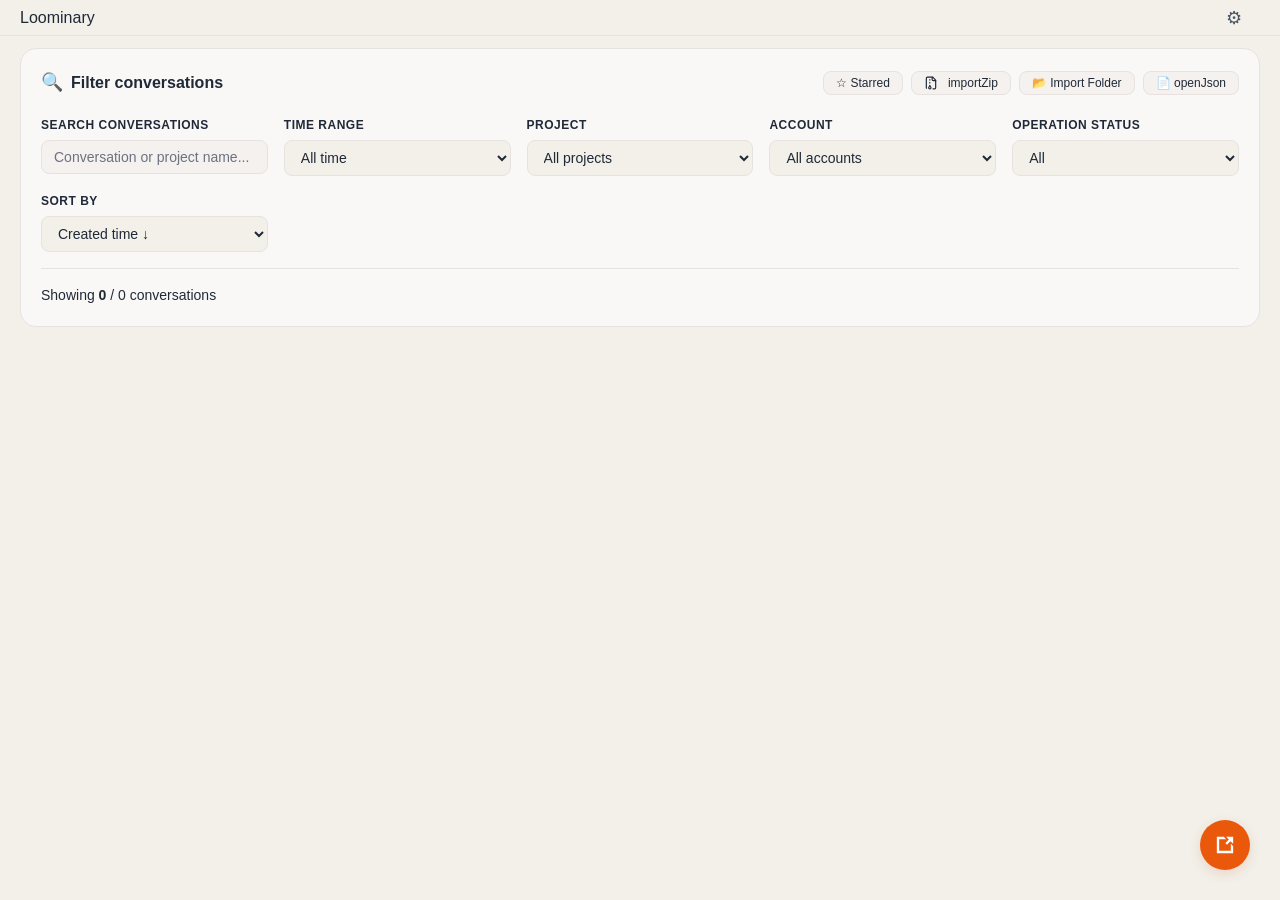
<file: index.html>
<!doctype html><html lang="en-US"><head><meta charset="utf-8"/><meta name="viewport" content="width=device-width,initial-scale=1"/><link rel="icon" type="image/svg+xml" href="./favicon.svg"/><link rel="icon" type="image/png" sizes="32x32" href="./favicon.png"/><title></title><script defer="defer" src="./static/js/main.c0127b48.js"></script><link href="./static/css/main.9865916e.css" rel="stylesheet"></head><body><noscript>You need to enable JavaScript to run this app.</noscript><div id="root"></div></body></html>
</file>
<file: static/css/main.9865916e.css>
.\!container{width:100%!important}.container{width:100%}@media (min-width:640px){.\!container{max-width:640px!important}.container{max-width:640px}}@media (min-width:768px){.\!container{max-width:768px!important}.container{max-width:768px}}@media (min-width:1024px){.\!container{max-width:1024px!important}.container{max-width:1024px}}@media (min-width:1280px){.\!container{max-width:1280px!important}.container{max-width:1280px}}@media (min-width:1536px){.\!container{max-width:1536px!important}.container{max-width:1536px}}.visible{visibility:visible}.static{position:static}.fixed{position:fixed}.absolute{position:absolute}.relative{position:relative}.block{display:block}.inline-block{display:inline-block}.inline{display:inline}.flex{display:flex}.inline-flex{display:inline-flex}.table{display:table}.grid{display:grid}.hidden{display:none}.flex-shrink{flex-shrink:1}.transform{transform:translate(var(--tw-translate-x),var(--tw-translate-y)) rotate(var(--tw-rotate)) skewX(var(--tw-skew-x)) skewY(var(--tw-skew-y)) scaleX(var(--tw-scale-x)) scaleY(var(--tw-scale-y))}.truncate{overflow:hidden;text-overflow:ellipsis;white-space:nowrap}.border{border-width:1px}.uppercase{text-transform:uppercase}.italic{font-style:italic}.shadow{--tw-shadow:0 1px 3px 0 #0000001a,0 1px 2px -1px #0000001a;--tw-shadow-colored:0 1px 3px 0 var(--tw-shadow-color),0 1px 2px -1px var(--tw-shadow-color);box-shadow:0 0 #0000,0 0 #0000,var(--tw-shadow);box-shadow:var(--tw-ring-offset-shadow,0 0 #0000),var(--tw-ring-shadow,0 0 #0000),var(--tw-shadow)}.outline{outline-style:solid}.blur{--tw-blur:blur(8px)}.blur,.filter{filter:var(--tw-blur) var(--tw-brightness) var(--tw-contrast) var(--tw-grayscale) var(--tw-hue-rotate) var(--tw-invert) var(--tw-saturate) var(--tw-sepia) var(--tw-drop-shadow)}.transition{transition-duration:.15s;transition-property:color,background-color,border-color,fill,stroke,opacity,box-shadow,transform,filter,-webkit-text-decoration-color,-webkit-backdrop-filter;transition-property:color,background-color,border-color,text-decoration-color,fill,stroke,opacity,box-shadow,transform,filter,backdrop-filter;transition-property:color,background-color,border-color,text-decoration-color,fill,stroke,opacity,box-shadow,transform,filter,backdrop-filter,-webkit-text-decoration-color,-webkit-backdrop-filter;transition-timing-function:cubic-bezier(.4,0,.2,1)}.ease-in-out{transition-timing-function:cubic-bezier(.4,0,.2,1)}body{-webkit-font-smoothing:antialiased;-moz-osx-font-smoothing:grayscale;font-family:-apple-system,BlinkMacSystemFont,Segoe UI,Roboto,Oxygen,Ubuntu,Cantarell,Fira Sans,Droid Sans,Helvetica Neue,sans-serif;margin:0}code{font-family:source-code-pro,Menlo,Monaco,Consolas,Courier New,monospace}*{box-sizing:border-box;margin:0;padding:0}.star{color:#f1e05a;filter:drop-shadow(0 0 2px rgba(241,224,90,.3));font-size:16px}body,html{background:var(--bg-primary);color:var(--text-primary);font-family:-apple-system,BlinkMacSystemFont,Segoe UI,Roboto,Oxygen,Ubuntu,sans-serif;height:100%;line-height:1.5;overflow:hidden;width:100%}@media (max-width:1023px){body,html{height:auto;min-height:100%;overflow:visible}}a{color:var(--text-link);text-decoration:none}a:hover{text-decoration:underline}::-webkit-scrollbar{height:8px;width:8px}::-webkit-scrollbar-track{background:var(--bg-tertiary)}::-webkit-scrollbar-thumb{background:var(--border-secondary);border-radius:4px}::-webkit-scrollbar-thumb:hover{background:var(--accent-primary)}code{border-radius:4px;font-size:.9em;padding:2px 6px}code,pre{background:var(--bg-tertiary);font-family:SF Mono,Monaco,Consolas,Courier New,monospace}pre{border-radius:var(--radius-sm);font-size:14px;line-height:1.4;overflow-x:auto;padding:12px}pre code{background:#0000;padding:0}.btn-primary,.btn-secondary{align-items:center;border:none;border-radius:var(--radius-sm);cursor:pointer;display:inline-flex;font-size:14px;gap:6px;outline:none;padding:8px 16px;transition:all var(--transition-fast)}.btn-primary{background:var(--accent-primary);color:#fff}.btn-primary:hover{filter:brightness(1.1)}.btn-primary:disabled{cursor:not-allowed;opacity:.5}.btn-secondary{background:var(--bg-tertiary);border:1px solid var(--border-primary);color:var(--text-primary)}.btn-secondary:hover{background:var(--border-primary);border-color:var(--border-secondary)}.btn-secondary.active{background:color-mix(in srgb,var(--accent-primary) 10%,#0000);border-color:var(--accent-primary);color:var(--accent-primary)}.btn-primary.small,.btn-secondary.small{font-size:12px;padding:4px 12px}.icon-btn{align-items:center;background:#0000;border:none;border-radius:var(--radius-sm);color:var(--text-secondary);cursor:pointer;display:flex;height:32px;justify-content:center;transition:all var(--transition-fast);width:32px}.icon-btn:hover{background:var(--bg-tertiary);color:var(--text-primary)}.modal-overlay{-webkit-overflow-scrolling:touch;align-items:center;background:#000c;bottom:0;display:flex;justify-content:center;left:0;overflow:hidden;overscroll-behavior:contain;position:fixed;right:0;top:0;inset:0;z-index:9999}[data-theme=light] .modal-overlay{background:#00000080}.modal-content{-webkit-overflow-scrolling:touch;animation:modalFadeIn .2s ease;background:var(--bg-secondary);border:1px solid var(--border-primary);border-radius:var(--radius-lg);max-height:calc(100vh - 32px);max-width:500px;overflow-x:hidden;overflow-y:auto;overscroll-behavior:contain;padding:24px;position:relative;width:90%;z-index:2001}@keyframes modalFadeIn{0%{opacity:0;transform:translateY(-20px)}to{opacity:1;transform:translateY(0)}}.modal-content.large{max-width:900px}.modal-header{align-items:center;display:flex;justify-content:space-between;margin-bottom:20px}.modal-header h2{color:var(--text-primary);font-size:20px;font-weight:600}.close-btn{align-items:center;background:var(--bg-tertiary);border:none;border-radius:var(--radius-sm);color:var(--text-secondary);cursor:pointer;display:flex;font-size:24px;height:32px;justify-content:center;transition:background-color var(--transition-fast),color var(--transition-fast);width:32px}.close-btn:hover{background:var(--border-primary);color:var(--text-primary)}.modal-footer{border-top:1px solid var(--border-primary);display:flex;gap:8px;justify-content:flex-end;margin-top:20px;padding-top:16px}input[type=number],input[type=search],input[type=text],select,textarea{background:var(--bg-tertiary);border:1px solid var(--border-primary);border-radius:var(--radius-sm);color:var(--text-primary);font-size:14px;outline:none;padding:8px 12px;transition:all var(--transition-fast)}input[type=number]:focus,input[type=search]:focus,input[type=text]:focus,select:focus,textarea:focus{border-color:var(--accent-primary);box-shadow:0 0 0 2px #d977061a}input[type=checkbox],input[type=radio]{cursor:pointer;height:16px;width:16px}label{color:var(--text-primary);cursor:pointer;display:flex;font-size:14px;gap:8px}.badge,label{align-items:center}.badge{background:var(--bg-tertiary);border:1px solid var(--border-primary);border-radius:12px;color:var(--text-secondary);display:inline-flex;font-size:12px;font-weight:500;padding:2px 8px}.badge.primary{background:var(--accent-primary);border:none;color:#fff}.badge.success{background:#10b981;border:none;color:#fff}.badge.warning{background:var(--accent-warning);border:none;color:#fff}.badge.danger{background:var(--accent-danger);border:none;color:#fff}.hint-text{color:var(--text-tertiary);font-size:12px;margin-top:4px}.divider{background:var(--border-primary);height:1px;margin:16px 0}.tooltip{display:inline-block;position:relative}.tooltip-content{background:var(--bg-tertiary);border:1px solid var(--border-primary);border-radius:var(--radius-sm);bottom:100%;color:var(--text-primary);font-size:12px;left:50%;margin-bottom:4px;opacity:0;padding:6px 12px;pointer-events:none;position:absolute;transform:translateX(-50%);transition:opacity var(--transition-fast);white-space:nowrap;z-index:1000}.tooltip:hover .tooltip-content{opacity:1}.font-loading-notification{animation:slideInFromBottom .3s ease-out;background:var(--bg-primary);border:1px solid var(--border-primary);border-radius:var(--radius-md);bottom:20px;box-shadow:var(--shadow-lg);max-width:400px;padding:16px;position:fixed;right:20px;z-index:9999}.font-loading-notification.error{border-color:var(--accent-danger)}@keyframes slideInFromBottom{0%{opacity:0;transform:translateY(100px)}to{opacity:1;transform:translateY(0)}}.font-loading-content{display:flex;flex-direction:column;gap:12px}.font-loading-text{align-items:center;color:var(--text-primary);display:flex;font-size:14px;font-weight:500;gap:8px}.loading-icon{animation:pulse 1.5s ease-in-out infinite;font-size:18px}@keyframes pulse{0%,to{opacity:1}50%{opacity:.5}}.font-loading-progress{background:var(--bg-secondary);border-radius:2px;height:4px;overflow:hidden;width:100%}.font-loading-progress-bar{background:var(--accent-primary);border-radius:2px;height:100%;transition:width .3s ease-out}.font-loading-hint{color:var(--text-tertiary);font-size:12px;line-height:1.4}.font-status-badge{border-radius:4px;display:inline-block;font-size:11px;font-weight:500;line-height:1.4;margin-left:8px;padding:2px 8px}.font-status-badge.loading{background:var(--accent-warning);color:#fff}.font-status-badge.ready{background:#10b981;color:#fff}.font-status-badge.error{background:var(--accent-danger);color:#fff}@media (min-width:1024px){:root,body{min-width:700px!important;width:100%!important}}.app-redesigned{background:var(--bg-primary);color:var(--text-primary);display:flex;flex-direction:column;font-family:-apple-system,BlinkMacSystemFont,Segoe UI,Noto Sans,Helvetica,Arial,sans-serif;height:100vh;min-height:100vh;overflow:hidden;width:100%}@supports (-webkit-touch-callout:none){.app-redesigned{height:-webkit-fill-available}}@media (max-width:1023px){.app-redesigned{height:auto;min-height:100vh;min-height:-webkit-fill-available;overflow:visible;padding-bottom:env(safe-area-inset-bottom);padding-left:env(safe-area-inset-left);padding-right:env(safe-area-inset-right)}}.navbar-redesigned{align-items:stretch;-webkit-backdrop-filter:blur(10px);backdrop-filter:blur(10px);background:var(--bg-overlay);border-bottom:1px solid var(--border-primary);box-sizing:border-box;display:flex;flex-shrink:0;height:36px;justify-content:space-between;padding:0 20px;position:-webkit-sticky;position:sticky;top:0;transition:transform .25s ease-out;z-index:1000}@media (min-width:1024px){.navbar-redesigned{left:0;position:fixed;right:0}}html.navbar-hidden .navbar-redesigned{transform:translateY(-100%)}@media (max-width:1023px){.navbar-redesigned{padding-top:max(12px,env(safe-area-inset-top))}}.navbar-left{align-items:center;display:flex;flex:1 1;gap:8px}.navbar-back-slot{flex-shrink:0;width:28px}.navbar-right{gap:16px}.navbar-icon-btn,.navbar-right{align-items:center;display:flex}.navbar-icon-btn{background:#0000;border:none;border-radius:6px;color:var(--text-secondary);cursor:pointer;flex-shrink:0;height:28px;justify-content:center;padding:0;transition:background .15s,color .15s;width:28px}.navbar-icon-btn:hover{background:var(--bg-secondary);color:var(--text-primary)}.navbar-segments{align-items:center;display:flex;gap:4px}.navbar-segments-divider{background:var(--border-primary);flex-shrink:0;height:16px;width:1px}.timeline-filter-panel{align-items:center;display:flex;gap:4px;position:fixed;right:32px;top:5px;z-index:100}.segment-group{background:var(--bg-secondary);border-radius:8px;display:flex;gap:0;overflow:visible;padding:2px}.segment-btn,.segment-group{align-items:center;border:none}.segment-btn{background:#0000;border-radius:6px;color:var(--text-tertiary);cursor:pointer;display:inline-flex;font-size:12px;font-weight:400;height:22px;padding:0 11px;transition:background .15s,color .15s,box-shadow .15s;white-space:nowrap}.segment-btn+.segment-btn{border-left:none}.segment-btn:hover{background:var(--bg-primary);color:var(--text-primary)}.segment-group--branch .segment-btn{background:#0000;color:var(--text-secondary)}.segment-group--branch .segment-btn.active,.segment-group--branch .segment-btn:hover{background:var(--bg-primary);color:var(--text-primary)}.segment-group--branch .segment-btn.active{box-shadow:0 1px 3px #0000001f,0 0 0 .5px var(--border-primary);font-weight:500}.segment-group--branch .segment-btn:disabled{background:#0000;color:var(--text-quaternary);cursor:not-allowed}.segment-group--filter{border:none;border-radius:0;gap:4px;overflow:visible}.segment-group--filter .segment-btn{border:1px solid var(--border-primary);border-radius:20px;color:var(--text-secondary);padding:0 10px}.segment-group--filter .segment-btn+.segment-btn{border-left:1px solid var(--border-primary)}.segment-group--filter .segment-btn:hover{background:#0000;border-color:var(--accent-primary);color:var(--accent-primary)}.segment-group--filter .segment-btn.active{background:color-mix(in srgb,var(--accent-primary) 12%,#0000);border-color:var(--accent-primary);color:var(--accent-primary);font-weight:500}.navbar-search-input{align-self:stretch;-webkit-appearance:none;appearance:none;box-shadow:none}.navbar-search-input:focus{border-color:#0000;box-shadow:none}.logo{align-items:center;cursor:pointer;display:flex;gap:8px}.logo-text{-webkit-text-fill-color:#0000;background:var(--gradient-primary);-webkit-background-clip:text;background-clip:text;font-size:20px;font-weight:600}.timeline-controls{align-items:center;display:flex;gap:8px}.sort-controls{display:flex;flex-direction:column;gap:2px}.sort-btn{align-items:center;background:var(--bg-tertiary);border:1px solid var(--border-primary);border-radius:4px;color:var(--text-primary);cursor:pointer;display:flex;font-size:12px;font-weight:700;height:20px;justify-content:center;transition:background-color var(--transition-fast),color var(--transition-fast);width:24px}.sort-btn:hover:not(:disabled){background:var(--accent-primary);border-color:var(--accent-primary);color:#fff}.sort-btn:disabled{cursor:not-allowed;opacity:.3}.search-box{flex:1 1;max-width:500px;position:relative}.search-icon{color:var(--text-secondary);font-size:16px;left:12px;position:absolute;top:50%;transform:translateY(-50%)}.search-input{background:var(--bg-primary);border:1px solid var(--border-primary);border-radius:var(--radius-sm);color:var(--text-primary);font-size:14px;outline:none;padding:8px 16px 8px 36px;width:100%}.search-input::placeholder{color:var(--text-tertiary)}.search-input:focus{background:var(--bg-secondary);border-color:var(--accent-primary);box-shadow:none;outline:none}.search-stats{color:var(--text-secondary);font-size:12px;position:absolute;right:12px;top:50%;transform:translateY(-50%)}.main-container{display:flex;flex:1 1;min-height:0;overflow:hidden;position:relative}@media (max-width:1023px){.main-container,.view-content{height:auto;min-height:0;overflow-x:hidden;overflow-y:visible}.view-content-conversations{-webkit-overflow-scrolling:touch}}.view-content{flex:1 1;min-height:400px;overflow-x:hidden;overflow-y:auto;padding:20px;position:relative;z-index:1}@media (min-width:1024px){.view-content:not(.view-content-timeline){padding-top:48px}}.view-content-whiteboard,.view-content:has(.whiteboard-view){height:100%;min-height:0}.view-content-welcome{padding:0}@media (min-width:1024px){.view-content-welcome{padding-top:0}}.view-content-timeline,.view-content:has(.enhanced-timeline-container){height:100%;min-height:0;overflow:hidden;padding:0}.enhanced-timeline-container{height:100%;overflow:hidden}.welcome-page{background-color:var(--bg-primary);height:100%;overflow-x:hidden;overflow-y:auto;transition:background-color var(--transition-normal);width:100%}.welcome-title{-webkit-text-fill-color:#0000;background:var(--gradient-primary);-webkit-background-clip:text;background-clip:text;font-size:48px;font-weight:700;margin-bottom:16px}.welcome-subtitle{align-items:center;color:var(--text-secondary);display:flex;font-size:18px;justify-content:center;margin-bottom:32px;min-height:60px}@keyframes blink{0%,50%{opacity:1}51%,to{opacity:0}}.typing-text{animation:typing 2s steps(40);animation:blink 1s infinite;border-right:2px solid var(--accent-primary);display:inline-block;overflow:hidden;white-space:nowrap}@keyframes fadeIn{0%{opacity:0;transform:translateY(10px)}to{opacity:1;transform:translateY(0)}}.animate-fadeIn{animation:fadeIn .5s ease-out forwards}.welcome-features{grid-gap:16px;display:grid;gap:16px;grid-template-columns:repeat(auto-fit,minmax(200px,1fr));margin-top:48px}.feature-card{background:var(--bg-secondary);border:1px solid var(--border-primary);border-radius:var(--radius-md);padding:20px;text-align:left;transition:all var(--transition-normal)}.feature-card:hover{border-color:var(--accent-primary);box-shadow:var(--shadow-md);transform:translateY(-2px)}.feature-icon{color:var(--accent-primary);font-size:24px;margin-bottom:12px}.feature-title{color:var(--text-primary);font-size:16px;font-weight:600;margin-bottom:8px}.feature-description{color:var(--text-secondary);font-size:14px;line-height:1.5}.upload-area{background:var(--bg-secondary);border:2px dashed var(--border-primary);border-radius:var(--radius-lg);cursor:pointer;padding:48px;text-align:center;transition:all var(--transition-normal)}.upload-area.dragging,.upload-area:hover{background:var(--bg-tertiary);border-color:var(--accent-primary)}.upload-area.dragging{box-shadow:0 0 20px #d9770633}.upload-icon{color:var(--text-tertiary);font-size:48px;margin-bottom:16px}.upload-text{color:var(--text-primary);font-size:16px;margin-bottom:8px}.upload-hint{color:var(--text-tertiary);font-size:14px}.scrollable{overflow-y:auto}.hide-scrollbar::-webkit-scrollbar{display:none}.hide-scrollbar{-ms-overflow-style:none;scrollbar-width:none}.non-selectable{user-select:none;-webkit-user-select:none;-moz-user-select:none;-ms-user-select:none}.settings-panel-ubuntu{background:var(--bg-primary);border-radius:12px;box-shadow:0 20px 60px #0000004d;display:flex;flex-direction:column;max-height:85vh;max-width:95vw;overflow:hidden;width:900px}.settings-panel-ubuntu .settings-header{align-items:center;background:var(--bg-secondary);border-bottom:1px solid var(--border-color);display:flex;flex-shrink:0;justify-content:space-between;padding:16px 20px}.settings-panel-ubuntu .settings-header h2{color:var(--text-primary);font-size:18px;font-weight:600;margin:0}.settings-panel-ubuntu .close-btn{align-items:center;background:#0000;border:none;border-radius:50%;color:var(--text-secondary);cursor:pointer;display:flex;font-size:24px;height:32px;justify-content:center;transition:background-color .2s;width:32px}.settings-panel-ubuntu .close-btn:hover{background:var(--hover-bg);color:var(--text-primary)}.settings-panel-ubuntu .settings-body{display:flex;flex:1 1;min-height:0;overflow:hidden}.settings-panel-ubuntu .settings-nav{background:var(--bg-secondary);border-right:1px solid var(--border-color);display:flex;flex-direction:column;flex-shrink:0;gap:4px;overflow-y:auto;padding:8px;width:180px}.settings-panel-ubuntu .nav-item{align-items:center;background:#0000;border:none;border-radius:6px;color:var(--text-secondary);cursor:pointer;display:flex;font-size:14px;font-weight:500;gap:12px;padding:10px 12px;text-align:left;transition:all .2s;width:100%}.settings-panel-ubuntu .nav-item:hover{background:var(--hover-bg);color:var(--text-primary)}.settings-panel-ubuntu .nav-item.active{background:var(--accent-color);color:#fff}.settings-panel-ubuntu .nav-icon{flex-shrink:0;font-size:20px}.settings-panel-ubuntu .nav-label{flex:1 1}.settings-panel-ubuntu .settings-content{flex:1 1;min-width:0;overflow-y:auto;padding:24px}.settings-section-content{display:flex;flex-direction:column;gap:24px}.settings-panel-ubuntu .settings-section{background:var(--bg-secondary);border:1px solid var(--border-color);border-radius:8px;padding:20px}.settings-panel-ubuntu .settings-section h3{border-bottom:1px solid var(--border-color);color:var(--text-primary);font-size:16px;font-weight:600;margin:0 0 16px;padding-bottom:12px}.settings-panel-ubuntu .section-description{color:var(--text-secondary);font-size:13px;line-height:1.5;margin-bottom:16px}.settings-panel-ubuntu .setting-item{align-items:center;border-bottom:1px solid var(--border-color);display:flex;gap:16px;justify-content:space-between;padding:12px 0}.settings-panel-ubuntu .setting-item:last-child{border-bottom:none}.settings-panel-ubuntu .setting-item.static{align-items:flex-start;flex-direction:column}.settings-panel-ubuntu .setting-label{flex:1 1;min-width:0}.settings-panel-ubuntu .setting-label>span:first-child{color:var(--text-primary);display:block;font-size:14px;font-weight:500;margin-bottom:4px}.settings-panel-ubuntu .setting-description{color:var(--text-secondary);display:block;font-size:12px;line-height:1.4}.settings-panel-ubuntu .setting-checkbox{align-items:flex-start;cursor:pointer;display:flex;gap:12px;width:100%}.settings-panel-ubuntu .setting-checkbox input[type=checkbox]{accent-color:var(--accent-color);cursor:pointer;flex-shrink:0;height:18px;margin-top:2px;width:18px}.settings-panel-ubuntu .setting-input,.settings-panel-ubuntu .setting-select{background:var(--bg-primary);border:1px solid var(--border-color);border-radius:6px;color:var(--text-primary);font-size:14px;min-width:200px;padding:8px 12px;transition:border-color .2s}.settings-panel-ubuntu .setting-input:focus,.settings-panel-ubuntu .setting-select:focus{border-color:var(--accent-color);outline:none}.settings-panel-ubuntu .setting-input[type=number]{width:120px}.settings-panel-ubuntu .format-preview{background:var(--bg-primary);border:1px solid var(--border-color);border-radius:6px;display:flex;flex-direction:column;font-family:Consolas,Monaco,monospace;gap:8px;padding:12px}.settings-panel-ubuntu .preview-item{align-items:center;display:flex;gap:12px}.settings-panel-ubuntu .preview-item code{background:var(--code-bg);border-radius:4px;color:var(--code-text);flex:1 1;font-size:13px;padding:6px 10px}.settings-panel-ubuntu .preview-label{color:var(--text-secondary);font-size:12px;white-space:nowrap}.settings-panel-ubuntu .theme-toggle-btn{align-items:center;background:var(--bg-primary);border:1px solid var(--border-color);border-radius:6px;color:var(--text-primary);cursor:pointer;display:flex;font-size:14px;gap:8px;padding:8px 16px;transition:all .2s}.settings-panel-ubuntu .theme-toggle-btn:hover{background:var(--hover-bg);border-color:var(--accent-color)}.settings-panel-ubuntu .theme-icon{font-size:18px}.settings-panel-ubuntu .github-link{align-items:center;background:#24292f;border:1px solid #f0f6fc1a;border-radius:6px;color:#fff;cursor:pointer;display:inline-flex;font-size:14px;font-weight:500;gap:8px;padding:10px 18px;text-decoration:none;transition:all .2s ease}.settings-panel-ubuntu .github-link:hover{background:#2c333a;border-color:#f0f6fc33;transform:translateY(-1px)}.settings-panel-ubuntu .github-link svg{flex-shrink:0}.settings-panel-ubuntu .setting-info{background:#3b82f61a;border:1px solid #3b82f64d;border-radius:6px;color:var(--text-secondary);font-size:13px;line-height:1.5;margin-top:8px;padding:12px}.settings-panel-ubuntu .settings-footer{background:var(--bg-secondary);border-top:1px solid var(--border-color);display:flex;flex-shrink:0;justify-content:flex-end;padding:16px 20px}.settings-panel-ubuntu .settings-footer .btn-primary{background:var(--accent-color);border:none;border-radius:6px;color:#fff;cursor:pointer;font-size:14px;font-weight:500;padding:10px 24px;transition:background-color .2s}.settings-panel-ubuntu .settings-footer .btn-primary:hover{background:var(--accent-color-hover)}@media (max-width:768px){.settings-panel-ubuntu{border-radius:0;max-height:100vh;max-width:100vw;width:100vw}.settings-panel-ubuntu .settings-body{flex-direction:column}.settings-panel-ubuntu .settings-nav{border-bottom:1px solid var(--border-color);border-right:none;flex-direction:row;flex-shrink:0;overflow-x:auto;padding:8px;width:100%}.settings-panel-ubuntu .nav-item{flex-direction:column;gap:4px;min-width:70px;text-align:center}.settings-panel-ubuntu .nav-icon{font-size:24px}.settings-panel-ubuntu .nav-label{font-size:11px}.settings-panel-ubuntu .settings-content{padding:16px}.settings-panel-ubuntu .setting-item{align-items:flex-start;flex-direction:column;gap:8px}.settings-panel-ubuntu .setting-input,.settings-panel-ubuntu .setting-select{min-width:0;width:100%}}.action-panel-ubuntu{background:var(--bg-primary);border-radius:12px;box-shadow:0 20px 60px #0000004d;display:flex;flex-direction:column;height:85vh;max-width:95vw;overflow:hidden;width:900px}.action-panel-ubuntu .action-panel-header{align-items:center;background:var(--bg-secondary);border-bottom:1px solid var(--border-color);display:flex;flex-shrink:0;justify-content:space-between;padding:16px 20px}.action-panel-ubuntu .action-panel-header h2{color:var(--text-primary);font-size:18px;font-weight:600;margin:0}.action-panel-ubuntu .close-btn{align-items:center;background:#0000;border:none;border-radius:50%;color:var(--text-secondary);cursor:pointer;display:flex;font-size:24px;height:32px;justify-content:center;transition:background-color .2s;width:32px}.action-panel-ubuntu .close-btn:hover{background:var(--hover-bg);color:var(--text-primary)}.action-panel-ubuntu .action-panel-body{display:flex;flex:1 1;min-height:0;overflow:hidden}.action-panel-ubuntu .action-panel-nav{background:var(--bg-secondary);border-right:1px solid var(--border-color);display:flex;flex-direction:column;flex-shrink:0;gap:4px;overflow-y:auto;padding:8px;width:160px}.action-panel-ubuntu .nav-item{align-items:center;background:#0000;border:none;border-radius:6px;color:var(--text-secondary);cursor:pointer;display:flex;font-size:14px;font-weight:500;gap:12px;padding:10px 12px;text-align:left;transition:all .2s;width:100%}.action-panel-ubuntu .nav-item:hover{background:var(--hover-bg);color:var(--text-primary)}.action-panel-ubuntu .nav-item.active{background:var(--accent-color);color:#fff}.action-panel-ubuntu .nav-icon{flex-shrink:0;font-size:20px}.action-panel-ubuntu .nav-label{flex:1 1}.action-panel-ubuntu .action-panel-content{display:flex;flex:1 1;flex-direction:column;min-width:0;overflow-y:auto}.action-section-content{display:flex;flex:1 1;flex-direction:column;overflow:hidden}.global-search-section{display:flex;flex-direction:column;height:100%;padding:16px}.global-search-section .search-input-container{flex-shrink:0;margin-bottom:16px;position:relative}.global-search-section .action-search-input{background:var(--bg-secondary);border:1px solid var(--border-color);border-radius:8px;color:var(--text-primary);font-size:14px;outline:none;padding:12px 40px 12px 16px;transition:border-color .2s;width:100%}.global-search-section .action-search-input:focus{border-color:var(--accent-color)}.global-search-section .clear-btn{background:none;border:none;color:var(--text-secondary);cursor:pointer;font-size:18px;padding:4px;position:absolute;right:12px;top:50%;transform:translateY(-50%)}.global-search-section .search-results-container{flex:1 1;min-height:0;overflow-y:auto}.global-search-section .search-loading,.global-search-section .search-no-results,.global-search-section .search-placeholder{align-items:center;color:var(--text-secondary);display:flex;flex-direction:column;justify-content:center;padding:40px 20px;text-align:center}.global-search-section .search-stats{color:var(--text-tertiary);font-size:12px;margin-top:8px}.global-search-section .results-header{border-bottom:1px solid var(--border-color);margin-bottom:8px;padding:8px 0}.global-search-section .results-count{color:var(--text-secondary);font-size:13px}.global-search-section .conversation-group{border:1px solid var(--border-color);border-radius:8px;margin-bottom:8px;overflow:hidden}.global-search-section .conversation-header{align-items:center;background:var(--bg-secondary);cursor:pointer;display:flex;gap:8px;padding:12px;transition:background-color .2s}.global-search-section .conversation-header:hover{background:var(--hover-bg)}.global-search-section .expand-icon{color:var(--text-secondary);font-size:10px}.global-search-section .conversation-name{color:var(--text-primary);flex:1 1;font-weight:500;overflow:hidden;text-overflow:ellipsis;white-space:nowrap}.global-search-section .result-count{color:var(--text-secondary);font-size:12px}.global-search-section .conversation-results{border-top:1px solid var(--border-color)}.global-search-section .result-item{border-bottom:1px solid var(--border-color);cursor:pointer;padding:12px;transition:background-color .2s}.global-search-section .result-item:last-child{border-bottom:none}.global-search-section .result-item:hover{background:var(--hover-bg)}.global-search-section .result-header{align-items:center;display:flex;gap:8px;margin-bottom:4px}.global-search-section .result-sender{color:var(--text-primary);font-size:13px;font-weight:500}.global-search-section .result-index{color:var(--text-tertiary);font-size:11px}.action-panel-ubuntu .global-search-section .result-content,.global-search-section .result-content{-webkit-box-orient:vertical!important;color:var(--text-secondary);display:-webkit-box!important;font-size:13px;line-height:1.5;overflow:hidden!important}.global-search-section .result-meta{color:var(--text-tertiary);font-size:11px;margin-top:4px}.global-search-section .search-highlight{background:#ea580c33;border-radius:2px;color:#ea580c;font-weight:600;padding:0 2px}[data-theme=dark] .global-search-section .search-highlight{background:#d9770640;color:#d97706}.global-search-section .search-bold{color:var(--text-primary);font-weight:600}.global-search-section .search-italic{font-style:italic}.global-search-section .search-history{margin-top:24px;text-align:left}.global-search-section .history-header{align-items:center;display:flex;justify-content:space-between;margin-bottom:12px}.global-search-section .history-title{color:var(--text-secondary);font-size:13px;font-weight:500}.global-search-section .history-list{display:flex;flex-direction:column;gap:4px}.global-search-section .history-item{align-items:center;background:var(--bg-secondary);border-radius:6px;cursor:pointer;display:flex;gap:8px;padding:8px 12px;transition:background .15s}.global-search-section .history-item:hover{background:var(--bg-tertiary)}.global-search-section .history-icon{font-size:14px;opacity:.6}.global-search-section .history-query{color:var(--text-primary);flex:1 1;font-size:13px;overflow:hidden;text-overflow:ellipsis;white-space:nowrap}.global-search-section .history-delete{background:none;border:none;border-radius:4px;color:var(--text-tertiary);cursor:pointer;font-size:16px;opacity:0;padding:2px 6px;transition:opacity .15s,background .15s}.global-search-section .history-item:hover .history-delete{opacity:1}.global-search-section .history-delete:hover{background:var(--bg-primary);color:var(--text-primary)}.semantic-search-section{display:flex;flex-direction:column;height:100%;padding:16px}.semantic-search-section .semantic-status{background:var(--bg-secondary);border-radius:8px;flex-shrink:0;margin-bottom:16px;padding:12px}.semantic-search-section .status-init{display:flex;flex-direction:column;gap:8px}.semantic-search-section .progress-bar{background:var(--border-color);border-radius:2px;height:4px;overflow:hidden}.semantic-search-section .progress-fill{background:var(--accent-color);height:100%;transition:width .3s}.semantic-search-section .status-message{color:var(--text-secondary);font-size:13px;margin:0}.semantic-search-section .status-ready{align-items:center;display:flex;gap:12px}.semantic-search-section .status-badge{color:var(--accent-success);font-size:13px;font-weight:500}.semantic-search-section .status-info{color:var(--text-secondary);font-size:12px}.semantic-search-section .semantic-chat{flex:1 1;min-height:0;overflow-y:auto;padding:8px 0}.semantic-search-section .chat-placeholder{align-items:center;color:var(--text-secondary);display:flex;height:100%;justify-content:center;padding:20px;text-align:center}.semantic-search-section .chat-message{border-radius:8px;margin-bottom:16px;padding:12px}.semantic-search-section .chat-message.user{background:var(--accent-color);color:#fff;margin-left:20%}.semantic-search-section .chat-message.assistant{background:var(--bg-secondary);margin-right:20%}.semantic-search-section .chat-message .message-content{font-size:14px;line-height:1.5}.semantic-search-section .chat-message .search-results{display:flex;flex-direction:column;gap:8px;margin-top:12px}.semantic-search-section .result-card{background:var(--bg-primary);border:1px solid var(--border-color);border-radius:6px;cursor:pointer;padding:12px;transition:all .2s}.semantic-search-section .result-card:hover{border-color:var(--accent-color);transform:translateY(-1px)}.semantic-search-section .result-card .result-header{display:flex;justify-content:space-between;margin-bottom:8px}.semantic-search-section .result-card .result-source{color:var(--text-primary);font-size:13px;font-weight:500}.semantic-search-section .result-card .result-score{color:var(--accent-success);font-size:12px}.semantic-search-section .result-card .result-preview{color:var(--text-secondary);font-size:13px;line-height:1.4}.semantic-search-section .result-card .result-meta{color:var(--text-tertiary);display:flex;font-size:11px;gap:12px;margin-top:8px}.semantic-search-section .typing-indicator{display:flex;gap:4px;padding:8px 0}.semantic-search-section .typing-indicator span{animation:typing 1.4s infinite;background:var(--text-tertiary);border-radius:50%;height:8px;width:8px}.semantic-search-section .typing-indicator span:nth-child(2){animation-delay:.2s}.semantic-search-section .typing-indicator span:nth-child(3){animation-delay:.4s}@keyframes typing{0%,60%,to{opacity:.3;transform:scale(.8)}30%{opacity:1;transform:scale(1)}}.semantic-search-section .semantic-input{display:flex;flex-shrink:0;gap:8px;margin-top:12px}.semantic-search-section .semantic-input textarea{background:var(--bg-secondary);border:1px solid var(--border-color);border-radius:8px;color:var(--text-primary);flex:1 1;font-size:14px;max-height:100px;min-height:44px;outline:none;padding:12px;resize:none}.semantic-search-section .semantic-input textarea:focus{border-color:var(--accent-color)}.semantic-search-section .semantic-input button{background:var(--accent-color);border:none;border-radius:8px;color:#fff;cursor:pointer;font-size:14px;padding:12px 20px;transition:background-color .2s}.semantic-search-section .semantic-input button:hover:not(:disabled){background:var(--accent-color-hover)}.semantic-search-section .semantic-input button:disabled{cursor:not-allowed;opacity:.5}.export-section{overflow-y:auto;padding:16px}.export-section .export-group{background:var(--bg-secondary);border:1px solid var(--border-color);border-radius:8px;margin-bottom:16px;padding:16px}.export-section .export-group h3{border-bottom:1px solid var(--border-color);color:var(--text-primary);font-size:15px;font-weight:600;margin:0 0 12px;padding-bottom:8px}.export-section .export-options-list{display:flex;flex-direction:column;gap:8px}.export-section .export-checkbox-option,.export-section .export-radio-option{align-items:flex-start;background:var(--bg-primary);border:1px solid var(--border-color);border-radius:6px;cursor:pointer;display:flex;gap:12px;padding:10px 12px;transition:all .2s}.export-section .export-checkbox-option:hover,.export-section .export-radio-option:hover{border-color:var(--accent-color)}.export-section .export-checkbox-option input,.export-section .export-radio-option input{accent-color:var(--accent-color);margin-top:2px}.export-section .option-content{flex:1 1;min-width:0}.export-section .option-title{color:var(--text-primary);display:block;font-size:14px;font-weight:500;margin-bottom:2px}.export-section .option-desc{color:var(--text-secondary);display:block;font-size:12px;line-height:1.4}.export-section .option-hint{color:var(--text-tertiary);display:block;font-size:12px;font-style:italic}.export-section .option-count{color:var(--text-secondary);font-size:12px;font-weight:400}.export-section .export-checkbox-option:has(input:disabled),.export-section .export-radio-option:has(input:disabled){cursor:not-allowed;opacity:.5}.export-section .export-info{background:var(--bg-secondary);border:1px solid var(--border-color);border-radius:8px;margin-bottom:16px;padding:16px}.export-section .export-info .info-row{border-bottom:1px solid var(--border-color);display:flex;font-size:13px;justify-content:space-between;padding:8px 0}.export-section .export-info .info-row:last-child{border-bottom:none}.export-section .export-info .label{color:var(--text-secondary)}.export-section .export-info .value{color:var(--text-primary);text-align:right}.export-section .export-actions{display:flex;gap:12px;justify-content:flex-end;padding-top:8px}.export-section .btn-secondary{background:var(--bg-secondary);border:1px solid var(--border-color);border-radius:6px;color:var(--text-primary);cursor:pointer;font-size:14px;padding:10px 20px;transition:all .2s}.export-section .btn-secondary:hover{background:var(--hover-bg)}.export-section .btn-primary{background:var(--accent-color);border:none;border-radius:6px;color:#fff;cursor:pointer;font-size:14px;font-weight:500;padding:10px 20px;transition:background-color .2s}.export-section .btn-primary:hover{background:var(--accent-color-hover)}@media (max-width:768px){.action-panel-ubuntu{border-radius:0;height:100vh;max-width:100vw;width:100vw}.action-panel-ubuntu .action-panel-body{flex-direction:column}.action-panel-ubuntu .action-panel-nav{border-bottom:1px solid var(--border-color);border-right:none;flex-direction:row;flex-shrink:0;overflow-x:auto;padding:8px;width:100%}.action-panel-ubuntu .nav-item{flex-direction:column;gap:4px;min-width:70px;padding:8px;text-align:center}.action-panel-ubuntu .nav-icon{font-size:24px}.action-panel-ubuntu .nav-label{font-size:11px}.semantic-search-section .chat-message.user{margin-left:10%}.semantic-search-section .chat-message.assistant{margin-right:10%}}.conversation-filter{background:var(--bg-secondary);border:1px solid var(--border-primary);border-radius:var(--radius-lg);margin-bottom:20px}.filter-panel{padding:20px}.filter-header{flex-wrap:wrap;gap:12px;justify-content:space-between;margin-bottom:20px}.filter-header,.filter-title{align-items:center;display:flex}.filter-title{color:var(--text-primary);font-size:16px;font-weight:600;gap:8px}.filter-icon{font-size:18px}.filter-text{color:var(--text-primary)}.filter-badge{background:var(--accent-primary);border-radius:12px;color:#fff;font-size:12px;font-weight:600;min-width:20px;padding:3px 8px;text-align:center}.filter-sections{grid-gap:16px;display:grid;gap:16px;grid-template-columns:repeat(auto-fit,minmax(220px,1fr));margin-bottom:16px}.filter-sections.has-custom-date{grid-template-columns:repeat(auto-fit,minmax(200px,1fr))}.filter-section{display:flex;flex-direction:column;gap:6px}.filter-label{color:var(--text-primary);font-size:12px;font-weight:600;letter-spacing:.5px;text-transform:uppercase}.filter-input,.filter-select{background:var(--bg-primary);border:1px solid var(--border-primary);border-radius:var(--radius-sm);color:var(--text-primary);font-size:14px;outline:none;padding:8px 12px;transition:border-color var(--transition-fast),box-shadow var(--transition-fast)}.filter-input:focus,.filter-select:focus{border-color:var(--accent-primary);box-shadow:0 0 0 2px #1f6feb1a}.filter-input::placeholder{color:var(--text-tertiary)}.time-range-section{grid-column:auto}.custom-date-section{grid-column:1/-1;margin-top:-8px}.date-range-inputs{align-items:center;display:flex;flex-direction:row;gap:12px}.date-input{flex:1 1;min-width:140px}.date-separator{color:var(--text-secondary);flex-shrink:0;font-size:14px;white-space:nowrap}.filter-footer{border-top:1px solid var(--border-primary);padding-top:16px}.filter-stats{display:flex;flex-direction:column;gap:4px}.stats-text{color:var(--text-primary);font-size:14px}.active-filters-text{color:var(--text-secondary);font-size:12px}.conversations-grid{grid-gap:20px;display:grid;gap:20px;grid-template-columns:repeat(auto-fill,minmax(350px,1fr))}.conversation-tile{background:var(--bg-secondary);border:1px solid var(--border-primary);border-radius:var(--radius-lg);cursor:pointer;overflow:hidden;padding:20px;position:relative;transition:all var(--transition-normal)}.conversation-tile:hover{border-color:var(--border-secondary);box-shadow:var(--shadow-lg);transform:translateY(-2px)}.conversation-tile.current-file,.conversation-tile.selected{background:var(--bg-secondary);border-color:var(--accent-primary);box-shadow:0 0 0 1px #1f6feb33}.tile-header{align-items:flex-start;display:flex;gap:12px;justify-content:space-between;margin-bottom:16px;min-height:24px}.tile-title{color:var(--text-primary);flex:1 1;font-size:16px;font-weight:600;line-height:1.3;min-width:0}.tile-actions,.tile-title{align-items:center;display:flex;gap:8px}.star-btn{align-items:center;background:#0000;border:none;border-radius:50%;cursor:pointer;display:flex;font-size:16px;height:24px;justify-content:center;opacity:.7;padding:0;transition:all var(--transition-fast);width:24px}.star-btn:hover{background:var(--bg-tertiary);opacity:1;transform:scale(1.2)}.star-btn.starred{color:#f1e05a;filter:drop-shadow(0 0 3px rgba(241,224,90,.5));opacity:1}[data-theme=dark] .star-btn:not(.starred){color:#ffffffbf}[data-theme=dark] .star-btn:not(.starred):hover{color:#fff}.file-close-btn{align-items:center;background:#0000;border:none;border-radius:50%;color:var(--text-secondary);cursor:pointer;display:flex;flex-shrink:0;font-size:14px;height:20px;justify-content:center;opacity:.8;transition:all var(--transition-fast);width:20px}.file-close-btn:hover{background:var(--accent-danger);color:#fff;opacity:1;transform:scale(1.1)}.rename-btn{background:#0000;border:none;cursor:pointer;font-size:16px;opacity:.7;padding:4px;transition:opacity .2s}.rename-btn:hover{opacity:1}.rename-dialog{max-width:500px}.rename-dialog .form-group{margin-bottom:0}.rename-dialog .form-input{background:var(--bg-primary);border:1px solid var(--border-color);border-radius:4px;color:var(--text-primary);font-size:14px;padding:8px 12px;width:100%}.rename-dialog .form-input:focus{border-color:var(--accent-primary);outline:none}.rename-dialog .error-message{color:var(--accent-danger);font-size:12px;margin-top:4px}.tile-meta{display:flex;flex-direction:column;gap:6px;margin-bottom:16px}.meta-row{align-items:center;color:var(--text-secondary);display:flex;font-size:13px;gap:8px;line-height:1.4;min-height:20px}.meta-row>span:first-child{flex-shrink:0;font-size:14px;text-align:center;width:16px}.tile-preview{background:var(--bg-primary);border:1px solid var(--border-primary);border-radius:8px;color:var(--text-secondary);font-size:13px;line-height:1.5;max-height:80px;min-height:60px;overflow:hidden;padding:14px;position:relative}.tile-preview:after{background:linear-gradient(#0000,var(--bg-primary));bottom:0;content:"";height:20px;left:0;pointer-events:none;position:absolute;right:0}.tile-stats{border-top:1px solid var(--border-primary);display:flex;flex-wrap:wrap;gap:12px;margin-top:16px;padding-top:16px}.stat-item{align-items:center;background:var(--bg-primary);border:1px solid var(--border-primary);border-radius:12px;color:var(--text-tertiary);display:flex;font-size:12px;gap:6px;padding:4px 8px}.stat-item>span:first-child{font-size:13px}.add-file-tile{align-items:center;background:var(--bg-primary);border:2px dashed var(--border-secondary);display:flex;justify-content:center;min-height:200px;transition:all var(--transition-normal)}.add-file-tile:hover{background:var(--bg-tertiary);border-color:var(--accent-primary)}.add-file-content{color:var(--text-secondary);padding:20px;text-align:center}.add-file-icon{color:var(--accent-primary);font-size:48px;font-weight:300;margin-bottom:12px}.add-file-text{color:var(--text-primary);font-size:16px;font-weight:600;margin-bottom:4px}.add-file-hint{font-size:12px;opacity:.8}.branch-switcher{margin:16px 0;overflow:visible!important;position:relative;z-index:1}.branch-switcher-main{align-items:center;background:var(--bg-tertiary);border:1px solid var(--border-primary);border-radius:var(--radius-lg);box-shadow:var(--shadow-sm);display:flex;gap:8px;padding:8px;transition:all var(--transition-fast)}.branch-switcher-main:hover{border-color:var(--border-secondary);box-shadow:var(--shadow-md)}.branch-arrow{align-items:center;background:var(--bg-secondary);border:1px solid var(--border-primary);border-radius:var(--radius-sm);color:var(--text-primary);cursor:pointer;display:flex;flex-shrink:0;height:32px;justify-content:center;transition:all var(--transition-fast);width:32px}.branch-arrow:hover:not(.disabled){background:var(--accent-primary);border-color:var(--accent-primary);color:#fff;transform:scale(1.05)}.branch-arrow.disabled{background:var(--bg-primary);cursor:not-allowed;opacity:.3}.branch-arrow svg{transition:transform var(--transition-fast)}.branch-arrow:hover:not(.disabled) svg{transform:scale(1.1)}.branch-info{border-radius:var(--radius-md);cursor:pointer;flex:1 1;min-width:0;overflow:hidden;padding:8px 12px;position:relative;transition:all var(--transition-fast)}.branch-info:hover{background:var(--bg-secondary)}.branch-info.switching{opacity:.6;transform:scale(.98)}.branch-info-main{align-items:center;display:flex;justify-content:space-between;margin-bottom:4px}.branch-name{color:var(--text-primary);font-size:.9rem;font-weight:600}.branch-counter{background:var(--bg-primary);border-radius:8px;color:var(--text-secondary);font-size:.75rem;font-weight:500;padding:2px 6px}.branch-preview{color:var(--text-secondary);font-size:.8rem;line-height:1.3;overflow:hidden;text-overflow:ellipsis;white-space:nowrap}.expand-indicator{align-items:center;color:var(--text-tertiary);display:flex;height:16px;justify-content:center;position:absolute;right:8px;top:50%;transform:translateY(-50%);transition:transform var(--transition-fast);width:16px}.expand-indicator.expanded{transform:translateY(-50%) rotate(180deg)}.branch-list{animation:branchListSlideIn .2s ease-out;background:var(--bg-secondary);border:1px solid var(--border-primary);border-radius:var(--radius-lg);box-shadow:var(--shadow-lg);left:0;margin-top:8px;max-height:300px;overflow-y:auto;padding:8px;position:absolute;right:0;top:100%;z-index:500}.branch-list-portal{margin-top:0;position:fixed!important}@keyframes branchListSlideIn{0%{opacity:0;transform:translateY(-8px)}to{opacity:1;transform:translateY(0)}}.branch-option{border:1px solid #0000;border-radius:var(--radius-md);cursor:pointer;margin-bottom:4px;padding:12px;transition:all var(--transition-fast)}.branch-option:last-child{margin-bottom:0}.branch-option:hover{background:var(--bg-tertiary);border-color:var(--border-primary)}.branch-option.active{background:var(--accent-primary);border-color:var(--accent-primary);color:#fff}.branch-option.active .branch-option-name,.branch-option.active .branch-option-preview{color:#fff}.branch-option.active .branch-option-count{background:#fff3;color:#fff}.branch-option-header{align-items:center;display:flex;justify-content:space-between;margin-bottom:4px}.branch-option-name{color:var(--text-primary);font-size:.9rem;font-weight:600}.branch-option-count{background:var(--bg-primary);border-radius:8px;color:var(--text-secondary);font-size:.75rem;font-weight:500;padding:2px 6px}.branch-option-preview{color:var(--text-secondary);font-size:.8rem;line-height:1.3;overflow:hidden;text-overflow:ellipsis;white-space:nowrap}@keyframes branchSwitchPulse{0%{transform:scale(1)}50%{transform:scale(1.02)}to{transform:scale(1)}}.branch-info.switching{animation:branchSwitchPulse .3s ease-in-out}@media (max-width:768px){.branch-switcher-main{gap:6px;padding:6px}.branch-arrow{height:28px;width:28px}.branch-info{padding:6px 10px}.branch-name{font-size:.85rem}.branch-preview{font-size:.75rem}.branch-list{margin-top:4px;padding:6px}.branch-option{padding:10px}.branch-option-name{font-size:.85rem}.branch-option-preview{font-size:.75rem}}[data-theme=dark] .branch-switcher-main{background:var(--bg-tertiary);border-color:var(--border-primary)}[data-theme=dark] .branch-arrow,[data-theme=dark] .branch-list{background:var(--bg-secondary);border-color:var(--border-primary)}[data-theme=light] .branch-switcher-main{background:#f8f9fa;border-color:#e9ecef}[data-theme=light] .branch-arrow,[data-theme=light] .branch-list{background:#fff;border-color:#e9ecef}[data-theme=light] .branch-list{box-shadow:0 4px 12px #0000001a}.branch-arrow:focus-visible,.branch-info:focus-visible,.branch-option:focus-visible{outline:2px solid var(--accent-primary);outline-offset:2px}.branch-list::-webkit-scrollbar{width:6px}.branch-list::-webkit-scrollbar-track{background:var(--bg-primary);border-radius:3px}.branch-list::-webkit-scrollbar-thumb{background:var(--border-primary);border-radius:3px}.branch-list::-webkit-scrollbar-thumb:hover{background:var(--accent-primary)}.universal-timeline-container{margin:0 auto;max-width:900px;padding:20px;position:relative}.desktop-layout{padding:0 24px}.desktop-layout,.timeline-main-content{height:100%;overflow:hidden;position:relative}.timeline-main-content{display:flex;gap:24px}.desktop-layout .timeline-left-panel{box-sizing:border-box;flex-basis:calc(45% - 100px);flex-grow:0;flex-shrink:0;height:100%;max-width:600px;min-width:460px;overflow-x:hidden;overflow-y:auto;padding:48px 16px 16px;position:relative}.timeline-right-panel{flex:1 1;height:100%;margin-right:70px;overflow:hidden}.desktop-layout .timeline-right-panel{box-sizing:border-box;padding-bottom:28px;padding-top:52px}.conversation-info-card{background:var(--bg-secondary);border:2px solid var(--border-primary);border-radius:var(--radius-xl);box-shadow:var(--shadow-md);margin-bottom:16px;padding:24px;position:relative;z-index:auto}.conversation-action-row{margin-top:12px}.conversation-action-row,.conversation-info-card h2{align-items:center;display:flex;flex-wrap:wrap;gap:6px}.conversation-info-card h2{color:var(--text-primary);font-size:1.5rem;font-weight:600;margin:0 0 8px}.platform-badge{background:var(--accent-primary);border-radius:20px;color:#fff;flex-shrink:0;font-size:.8rem;font-weight:500;padding:4px 12px}.info-grid{grid-gap:16px;display:grid;gap:16px;grid-template-columns:repeat(auto-fit,minmax(200px,1fr));margin-top:16px}.info-item{display:flex;flex-direction:column;gap:4px}.info-label{color:var(--accent-primary);font-size:.9rem;font-weight:500}.info-value{color:var(--text-primary);font-weight:400}.timeline{margin-bottom:0;margin-top:8px;overflow:visible;padding-bottom:8px;position:relative}.timeline-line{background:linear-gradient(to bottom,var(--border-primary),var(--accent-primary));height:calc(100% + 15px);left:24px;position:absolute;top:0;width:2px;z-index:0}.timeline-message{align-items:flex-start;display:flex;margin-bottom:24px;position:relative;z-index:auto}.timeline-message:last-child{margin-bottom:0}.timeline-dot{background:var(--accent-primary);border:3px solid var(--bg-primary);border-radius:50%;box-shadow:var(--shadow-sm);flex-shrink:0;height:12px;margin-right:24px;margin-top:16px;position:relative;width:12px;z-index:2}.timeline-dot.human{background:var(--accent-secondary)}.timeline-dot.assistant{background:var(--accent-primary)}.timeline-content{background:var(--bg-secondary);border:1px solid var(--border-primary);border-radius:var(--radius-xl);box-shadow:var(--shadow-sm);cursor:pointer;flex:1 1;padding:16px;position:relative;transition:all var(--transition-fast);z-index:1}.timeline-content:hover{box-shadow:var(--shadow-md)}.timeline-content.selected,.timeline-content:hover{background:var(--bg-tertiary);border-color:var(--accent-primary);z-index:2}.timeline-content.selected{box-shadow:var(--shadow-lg)}.timeline-header{align-items:center;display:flex;justify-content:space-between;margin-bottom:12px}.timeline-sender{align-items:center;display:flex;flex:1 1;gap:12px}.timeline-avatar{align-items:center;background:var(--bg-tertiary);border:2px solid var(--border-primary);border-radius:50%;color:var(--text-primary);display:flex;font-size:1.2rem;height:40px;justify-content:center;width:40px}.timeline-avatar.human{background:var(--avatar-human-bg);border-color:var(--avatar-human-bg);color:var(--avatar-human-text)}.timeline-avatar.assistant{background:var(--avatar-ai-bg);border-color:var(--avatar-ai-bg);color:var(--avatar-ai-text)}.timeline-avatar.assistant.platform-aistudio,.timeline-avatar.assistant.platform-gemini{background:#fff;border-color:#e8f0fe;color:#1a73e8}.timeline-avatar.assistant.platform-notebooklm{background:#000;border-color:#333;color:#fff}.timeline-avatar.assistant.platform-claude{background:var(--avatar-ai-bg);border-color:var(--avatar-ai-bg);color:var(--avatar-ai-text)}.timeline-avatar.assistant.platform-jsonl_chat{background:#242425;border-color:#242425;color:#fff}.timeline-avatar.assistant.platform-jsonl_chat.model-icon-white-bg{background:#fff;border-color:#e0e0e0;color:#000}.timeline-avatar.assistant.platform-chatgpt{background:#fff;border-color:#fff;color:#fff}.timeline-avatar.assistant.platform-grok{background:#fff;border-color:#e0e0e0;color:#000}.timeline-avatar.assistant.platform-meta{background:#0668e1;border-color:#0668e1;color:#fff}.timeline-avatar.assistant.platform-copilot{background:#fff;border-color:#e0e0e0;color:#000}.sender-info{display:flex;flex-direction:column;gap:2px}.sender-name{color:var(--text-primary);font-size:.95rem;font-weight:600}.sender-time{color:var(--text-tertiary);font-size:.8rem}.sort-position{color:var(--accent-primary);font-size:.85rem;font-weight:500;margin-left:8px}.timeline-actions{align-items:center;display:flex;gap:8px}.timeline-body{word-wrap:break-word;color:var(--text-primary);font-size:.95rem;line-height:1.6;margin-bottom:12px;max-width:100%;overflow:hidden;overflow-wrap:break-word;white-space:pre-wrap;word-break:break-word}.timeline-body code,.timeline-body pre{max-width:100%;overflow-x:auto;word-break:break-all}.timeline-footer{flex-wrap:wrap;gap:8px}.timeline-footer,.timeline-tag{align-items:center;display:flex}.timeline-tag{background:var(--bg-tertiary);border:1px solid var(--border-primary);border-radius:12px;color:var(--text-secondary);font-size:.8rem;gap:4px;padding:4px 8px}.timeline-tag span:first-child{font-size:.9rem}.timeline-tag.completed{background:var(--accent-completed-bg);border-color:var(--accent-completed-border);color:var(--accent-completed-text)}.timeline-tag.important{background:var(--accent-warning);border-color:var(--accent-warning);color:#fff}.timeline-tag.deleted{background:var(--accent-danger);border-color:var(--accent-danger);color:#fff}.timeline-content.is-deleted .timeline-tag.completed,.timeline-content.is-deleted .timeline-tag.important{display:none}.timeline-content.is-deleted .timeline-body{opacity:.6;text-decoration:line-through}.timeline-tag.branch-point{background:var(--accent-warning);border-color:var(--accent-warning);color:#fff;font-weight:600}.timeline-tag.branch-level{background:var(--accent-info);border-color:var(--accent-info);color:#fff}.timeline-branch-switcher{margin:16px 0;overflow:visible!important;position:relative;z-index:10}.timeline-branch-switcher:last-child{margin-bottom:0}.root-branch-container{margin:16px 0;overflow:visible!important;position:relative;z-index:10}.root-branch-label{background:var(--bg-primary);border:1px dashed var(--border-secondary);border-radius:var(--radius-md);color:var(--text-secondary);font-size:.85rem;margin-bottom:8px;padding:8px 12px;text-align:center}.root-branch-label .label-text{font-weight:500}.file-preview{align-items:center;background:var(--bg-primary);border:1px solid var(--border-primary);border-radius:var(--radius-lg);box-shadow:var(--shadow-sm);cursor:pointer;display:flex;flex-shrink:0;height:100px;justify-content:center;min-height:100px;opacity:.9;overflow:hidden;position:relative;transition:all var(--transition-normal)}.file-preview-top{margin-bottom:16px}.file-preview-bottom{margin-top:20px}.file-preview:hover{box-shadow:var(--shadow-md);height:126px;min-height:126px;opacity:1}.file-preview-inner{align-items:center;display:flex;flex-direction:column;height:100%;justify-content:center;opacity:.6;padding:8px;text-align:center;transition:opacity var(--transition-fast)}.file-preview:hover .file-preview-inner{opacity:1}.file-preview-arrow{color:var(--accent-primary);font-size:1.5rem;margin-bottom:4px}.file-preview-name{color:var(--text-primary);font-size:.9rem;font-weight:500;max-width:300px;overflow:hidden;text-overflow:ellipsis;white-space:nowrap}.file-preview-hint{color:var(--text-tertiary);font-size:.75rem;margin-top:2px}.timeline-message.highlight-from-search .timeline-content{animation:searchHighlightPulse 3s ease-out;border-color:var(--accent-primary)!important;box-shadow:0 0 0 3px #1f6feb33!important}@keyframes searchHighlightPulse{0%{background-color:#1f6feb26;transform:scale(1.02)}50%{background-color:#1f6feb14}to{background-color:var(--bg-secondary);transform:scale(1)}}.timeline-dot.system{background:var(--text-tertiary)}.timeline-content.system-context{background:var(--bg-primary);border-color:var(--border-secondary);border-style:dashed;cursor:pointer}.timeline-content.system-context:hover{background:var(--bg-secondary);border-color:var(--accent-primary)}.timeline-content.system-context.selected{background:var(--bg-secondary);border-color:var(--accent-primary);border-style:solid}.system-context-inline{background:var(--bg-primary);border:1px solid var(--border-primary);border-radius:var(--radius-md);cursor:pointer;margin-top:12px;padding:8px 12px;transition:border-color .15s,background .15s}.system-context-inline.selected,.system-context-inline:hover{border-color:var(--accent-primary)}.system-context-inline.selected{background:color-mix(in srgb,var(--accent-primary) 6%,var(--bg-primary))}.system-context-header{align-items:center;cursor:pointer;display:flex;gap:8px;justify-content:space-between;-webkit-user-select:none;user-select:none}.system-context-title{align-items:center;color:var(--text-secondary);display:flex;font-size:13px;font-weight:600;gap:6px}.system-context-icon{font-size:14px}.system-context-project-name{color:var(--text-tertiary);font-size:12px;font-weight:400}.system-context-meta{align-items:center;display:flex;flex-shrink:0;gap:8px}.system-context-summary{color:var(--text-tertiary);font-size:11px;max-width:240px;overflow:hidden;text-overflow:ellipsis;white-space:nowrap}.system-context-body{display:flex;flex-direction:column;gap:4px;margin-top:12px}@media (max-width:768px){.system-context-summary{max-width:140px}.system-context-header{flex-wrap:wrap;gap:4px}.system-context-title{font-size:12px}.system-context-project-name{font-size:11px}}.mobile-syscontext-header{gap:8px}.message-detail-container{background:var(--bg-secondary);border:1px solid var(--border-primary);border-radius:var(--radius-xl);display:flex;flex-direction:column;height:100%;overflow:hidden}.detail-content{display:flex;flex:1 1;flex-direction:column;min-height:0;overflow:hidden}.detail-actions{background:var(--bg-secondary);border-radius:0 0 var(--radius-xl) var(--radius-xl);border-top:1px solid var(--border-primary);display:flex;flex-shrink:0;gap:0;padding:0}.detail-actions .btn-secondary{background:#0000;border:none;border-bottom:2px solid #0000;border-radius:0;color:var(--text-secondary);flex:1 1;font-size:.88rem;justify-content:center;padding:18px 8px}.detail-actions .btn-secondary:hover{background:#0000;border-color:#0000;border-bottom-color:var(--border-secondary);color:var(--text-primary)}.detail-actions .btn-secondary.active{background:#0000;border-color:#0000;color:var(--text-primary)}.detail-actions .btn-secondary:first-child.copied,.detail-actions .btn-secondary:first-child:hover{background:#0000;border-bottom-color:var(--accent-primary);color:var(--accent-primary)}.detail-actions .btn-secondary:nth-child(2).active,.detail-actions .btn-secondary:nth-child(2):hover{background:#0000;border-bottom-color:#10b981;color:#10b981}.detail-actions .btn-secondary:nth-child(3).active,.detail-actions .btn-secondary:nth-child(3):hover{background:#0000;border-bottom-color:#f59e0b;color:#f59e0b}.detail-actions .btn-secondary:nth-child(4).active,.detail-actions .btn-secondary:nth-child(4):hover{background:#0000;border-bottom-color:var(--accent-danger);color:var(--accent-danger)}.message-detail{display:flex;flex:1 1;flex-direction:column;font-family:-apple-system,BlinkMacSystemFont,Segoe UI,Noto Sans,Helvetica,Arial,sans-serif;min-height:0;overflow-y:auto}.message-detail .detail-tabs{background:var(--bg-secondary);border-bottom:1px solid var(--border-primary);border-radius:var(--radius-xl) var(--radius-xl) 0 0;display:flex;flex-shrink:0;gap:0;padding:0 16px}.message-detail .detail-tabs .tab{background:#0000;border:none;border-bottom:2px solid #0000;border-radius:0;color:var(--text-tertiary);cursor:pointer;font-size:.9rem;margin-bottom:-1px;padding:14px 16px;transition:all var(--transition-fast)}.message-detail .detail-tabs .tab:hover{background:#0000;border-bottom-color:var(--border-secondary);color:var(--text-primary)}.message-detail .detail-tabs .tab.active{background:#0000;border-bottom-color:var(--accent-primary);color:var(--text-primary)}.message-detail .tab-content{flex:1 1;min-height:0;overflow-y:auto;padding:28px 20px 12px}.message-detail:not(:has(.detail-tabs)) .tab-content{padding-top:0}.placeholder{background:var(--bg-tertiary);border:1px dashed var(--border-primary);border-radius:var(--radius-md);color:var(--text-secondary);font-style:italic;padding:2rem;text-align:center}.artifacts-content,.message-content,.thinking-content{line-height:1.6;padding:0}.notes-content{display:flex;flex:1 1;flex-direction:column;min-height:0}.notes-textarea{background:var(--bg-secondary);border:1px solid var(--border-subtle);border-radius:6px;color:var(--text-primary);flex:1 1;font-family:inherit;font-size:.9rem;line-height:1.6;min-height:120px;outline:none;padding:12px;resize:vertical;transition:border-color .2s;width:100%}.notes-textarea:focus{border-color:var(--accent-primary)}.notes-textarea::placeholder{color:var(--text-secondary);opacity:.6}.message-text{color:var(--text-primary);font-size:.95rem;line-height:1.7}.message-text h1,.message-text h2,.message-text h3,.message-text h4,.message-text h5,.message-text h6{color:var(--text-primary);line-height:1.4;margin:1rem 0 .6rem}.message-text h1{border-bottom:2px solid var(--border-primary);font-size:1.8rem;font-weight:700;padding-bottom:.5rem}.message-text h2{font-size:1.5rem;font-weight:600}.message-text h3{font-size:1.3rem;font-weight:600}.message-text p{color:var(--text-primary);line-height:1.7;margin:.8rem 0}.message-text ol,.message-text ul{color:var(--text-primary);margin:1rem 0;padding-left:2.2rem}.message-text li{line-height:1.6;margin:.3rem 0}.message-text li>ol,.message-text li>ul{padding-left:1.8rem}.message-text blockquote{background:var(--bg-tertiary);border-left:4px solid var(--accent-primary);border-radius:0 var(--radius-md) var(--radius-md) 0;color:var(--text-secondary);font-style:italic;margin:1.2rem 0;padding:1rem 1.5rem}.message-text a{color:var(--accent-primary);text-decoration:underline;-webkit-text-decoration-color:#58a6ff4d;text-decoration-color:#58a6ff4d;transition:all var(--transition-fast)}.message-text a:hover{color:var(--accent-info);-webkit-text-decoration-color:var(--accent-info);text-decoration-color:var(--accent-info)}.message-text b,.message-text strong{color:var(--text-primary);font-weight:700}.message-text em,.message-text i{color:var(--text-primary);font-style:italic}.message-text li b,.message-text li strong{color:var(--text-primary);font-weight:700}.message-text hr{background:linear-gradient(to right,#0000,var(--border-primary),#0000);border:none;height:1px;margin:2rem 0}.message-text .inline-code,.thinking-text .inline-code,.timeline-body .inline-code{background:var(--bg-tertiary);border:1px solid var(--border-primary);border-radius:4px;color:var(--accent-danger);font-family:SF Mono,Monaco,Inconsolata,Roboto Mono,Consolas,monospace;font-size:.9em;padding:2px 6px;white-space:nowrap}.message-text pre,.thinking-text pre{background:var(--bg-tertiary);border:1px solid var(--border-primary);border-radius:var(--radius-md);font-family:SF Mono,Monaco,Inconsolata,Roboto Mono,Consolas,monospace;font-size:.9rem;line-height:1.5;margin:1rem 0;overflow-x:auto;padding:1rem}.message-text pre code,.thinking-text pre code{background:none;border:none;color:var(--text-primary);padding:0;white-space:pre}.message-text table{background:var(--bg-secondary);border-collapse:collapse;border-radius:var(--radius-md);box-shadow:var(--shadow-sm);margin:1rem 0;overflow:hidden;width:100%}.message-text td,.message-text th{border-bottom:1px solid var(--border-primary);padding:.75rem 1rem;text-align:left}.message-text th{background:var(--bg-tertiary);color:var(--text-primary);font-weight:600}.message-text tr:last-child td{border-bottom:none}.message-text tr:hover{background:var(--bg-tertiary)}.message-text mark{background:var(--accent-warning);border-radius:3px;color:var(--text-primary);font-weight:500;padding:2px 4px}.message-images{background:var(--bg-tertiary);border:1px solid var(--border-primary);border-radius:var(--radius-md);margin:20px 0;padding:16px}.message-images h4{color:var(--text-primary);font-size:1rem;font-weight:600;margin:0 0 16px}.image-grid{grid-gap:16px;display:grid;gap:16px;grid-template-columns:repeat(auto-fill,minmax(200px,1fr))}.image-container{background:var(--bg-secondary);border:1px solid var(--border-primary);border-radius:var(--radius-sm);overflow:hidden;transition:all var(--transition-fast)}.image-container:hover{border-color:var(--accent-primary);box-shadow:var(--shadow-md)}.image-wrapper{background:var(--bg-primary);cursor:pointer;padding-top:75%;position:relative;width:100%}.image-wrapper img{height:100%;left:0;object-fit:contain;position:absolute;top:0;transition:transform var(--transition-fast);width:100%}.image-wrapper:hover img{transform:scale(1.05)}.image-error{align-items:center;background:var(--bg-tertiary);color:var(--text-secondary);display:flex;flex-direction:column;height:100%;justify-content:center;left:0;padding:16px;position:absolute;text-align:center;top:0;width:100%}.error-icon{font-size:2rem;margin-bottom:8px;opacity:.5}.error-text{font-size:.9rem;margin-bottom:4px}.error-filename{color:var(--text-tertiary);font-size:.8rem;word-break:break-all}.image-info{align-items:center;border-top:1px solid var(--border-primary);display:flex;gap:8px;justify-content:space-between;padding:12px}.image-name{color:var(--text-primary);flex:1 1;font-size:.85rem;overflow:hidden;text-overflow:ellipsis;white-space:nowrap}.image-size{background:var(--bg-primary);border-radius:12px;color:var(--text-secondary);font-size:.8rem;padding:2px 8px;white-space:nowrap}.tool-item{background:var(--bg-tertiary);border:1px solid var(--border-primary);border-radius:var(--radius-md);margin:1rem 0;padding:1rem}.tool-item h4{color:var(--accent-primary);font-size:1rem;font-weight:600;margin:0 0 .8rem}.tool-input,.tool-query,.tool-result{margin:.8rem 0}.tool-input strong,.tool-query strong,.tool-result strong{color:var(--text-primary);font-weight:600}.error-notice{background:var(--accent-danger);border-radius:4px;color:#fff;font-size:.9rem;margin:.5rem 0;padding:.5rem .8rem}.citations{background:var(--bg-tertiary);border:1px solid var(--border-primary);border-radius:var(--radius-md);margin:1rem 0;padding:1rem}.citations h4{color:var(--accent-primary);font-size:1rem;font-weight:600;margin:0 0 .8rem}.citation-list{gap:.5rem}.citation-item,.citation-list{display:flex;flex-direction:column}.citation-item{gap:.2rem}.citation-item a{color:var(--accent-primary);font-weight:500;text-decoration:none}.citation-item a:hover{text-decoration:underline}.citation-source{color:var(--text-secondary);font-size:.85rem}.artifact-item{background:var(--bg-tertiary);border:1px solid var(--border-primary);border-radius:var(--radius-md);margin:1rem 0;padding:1rem}.artifact-item h4{color:var(--accent-primary);font-size:1rem;font-weight:600;margin:0 0 .8rem}.artifact-meta{color:var(--text-secondary);display:flex;font-size:.9rem;gap:1rem;margin-bottom:1rem}.language-tag{background:var(--accent-info);border-radius:4px;color:#fff;display:inline-block;font-size:.8rem;margin-bottom:.8rem;padding:.3rem .6rem}.artifact-code{background:var(--bg-secondary);border:1px solid var(--border-primary);border-radius:var(--radius-sm);line-height:1.5;overflow-x:auto}.artifact-code,.thinking-text{font-family:SF Mono,Monaco,Inconsolata,Roboto Mono,Consolas,monospace;font-size:.9rem;padding:1rem}.thinking-text{background:var(--bg-tertiary);border:1px solid var(--border-primary);border-radius:var(--radius-md);color:var(--text-primary);line-height:1.6}.attachments-list{display:flex;flex-direction:column;gap:16px}.attachment-item{background:var(--bg-secondary);border:1px solid var(--border-primary);border-radius:var(--radius-md);padding:16px;transition:all var(--transition-fast)}.attachment-item:hover{border-color:var(--accent-primary);box-shadow:var(--shadow-sm)}.attachment-header{align-items:center;border-bottom:1px solid var(--border-primary);display:flex;gap:12px;margin-bottom:12px;padding-bottom:12px}.attachment-icon{font-size:20px}.attachment-name{color:var(--text-primary);flex:1 1;font-size:16px;font-weight:600}.attachment-size{background:var(--bg-tertiary);border-radius:12px;color:var(--text-secondary);font-size:14px;padding:4px 8px}.attachment-meta{color:var(--text-secondary);font-size:13px;margin-bottom:12px}.attachment-content{margin-top:12px}.content-header{align-items:center;display:flex;justify-content:space-between;margin-bottom:12px}.content-header h5{color:var(--text-primary);font-size:14px;font-weight:600;margin:0}.content-length{color:var(--text-tertiary);font-weight:400}.toggle-view-btn{background:var(--bg-tertiary);border:1px solid var(--border-primary);border-radius:4px;color:var(--text-secondary);cursor:pointer;font-size:12px;padding:4px 12px;transition:all var(--transition-fast)}.toggle-view-btn:hover{background:var(--bg-secondary);color:var(--text-primary)}.content-body{border-radius:var(--radius-sm);overflow:hidden;position:relative}.content-body .gradient-overlay{background:linear-gradient(#0000,var(--bg-secondary));bottom:0;height:60px;left:0;pointer-events:none;position:absolute;right:0}.markdown-content{background:var(--bg-tertiary);border:1px solid var(--border-primary)}.code-content,.markdown-content{border-radius:var(--radius-sm);padding:16px}.code-content{background:var(--bg-code);border:1px solid var(--border-primary);color:var(--text-code);font-family:var(--font-mono);font-size:13px;line-height:1.5;overflow-x:auto}.text-content{word-wrap:break-word;border-radius:var(--radius-sm);color:var(--text-primary);font-family:var(--font-system);line-height:1.6;padding:16px;white-space:pre-wrap}.expand-btn,.text-content{background:var(--bg-tertiary);border:1px solid var(--border-primary);font-size:14px}.expand-btn{border-radius:var(--radius-sm);color:var(--accent-primary);cursor:pointer;margin-top:12px;padding:8px;transition:all var(--transition-fast);width:100%}.expand-btn:hover{background:var(--bg-secondary);border-color:var(--accent-primary)}.attachment-timestamp{color:var(--text-tertiary);font-size:12px;font-style:italic;margin-top:12px}.json-content{word-wrap:break-word;background:var(--bg-tertiary);border:1px solid var(--border-primary);border-radius:var(--radius-md);font-family:SF Mono,Monaco,Inconsolata,Roboto Mono,Consolas,monospace;font-size:.85rem;line-height:1.5;overflow-x:auto;padding:1rem;white-space:pre-wrap}.markdown-content .katex,.message-text .katex,.thinking-text .katex{font-size:1.1em}.markdown-content .katex-display,.message-text .katex-display,.thinking-text .katex-display{margin:1.5em 0;overflow-x:auto;overflow-y:hidden;padding:.5em 0}.katex-display::-webkit-scrollbar{height:6px}.katex-display::-webkit-scrollbar-track{background:#f1f1f1;background:var(--bg-secondary,#f1f1f1);border-radius:3px}.katex-display::-webkit-scrollbar-thumb{background:#888;background:var(--border-color,#888);border-radius:3px}.katex-display::-webkit-scrollbar-thumb:hover{background:#555;background:var(--text-secondary,#555)}@media (prefers-color-scheme:dark){.katex{color:#e8e8e8}.katex-display{background:#ffffff08;border-radius:4px}}@media (max-width:768px){.katex-display{font-size:.9em}.detail-content,.message-detail,.message-detail-container,.tab-content{-webkit-tap-highlight-color:transparent;max-width:100%;overflow-x:hidden}.message-content,.message-text,.thinking-text{-webkit-tap-highlight-color:transparent;-webkit-touch-callout:none;max-width:100%;overflow-wrap:break-word;word-break:break-word}.message-content ::selection,.message-text ::selection,.thinking-text ::selection{background:#d9770633;color:inherit}.message-content ::-moz-selection,.message-text ::-moz-selection,.thinking-text ::-moz-selection{background:#d9770633;color:inherit}.artifact-code,.code-content,.message-text pre,.message-text table,.thinking-text pre{max-width:100%;overflow-x:auto}.message-text table{display:block}.message-text img{height:auto;max-width:100%}.citation-item a,.message-text a{word-break:break-all}}.sys-ctx-body{display:flex;flex-direction:column;gap:8px;padding:12px 0}.ctx-text-content{font-size:13px;line-height:1.6}.ctx-json-content,.ctx-text-content{color:var(--text-primary);white-space:pre-wrap;word-break:break-word}.ctx-json-content{background:var(--bg-tertiary);border:1px solid var(--border-primary);border-radius:var(--radius-sm);font-size:12px;line-height:1.5;margin:0;overflow-x:auto;padding:10px 12px}.st-char-section{display:flex;flex-direction:column;gap:4px}.st-section-label{align-items:center;color:var(--text-secondary);display:flex;font-size:11px;font-weight:600;gap:6px;letter-spacing:.05em;margin:0;text-transform:uppercase}.st-persona-name{color:var(--text-primary);font-size:13px;font-weight:600;margin-bottom:4px}.sys-ctx-knowledge-file{background:var(--bg-secondary);border:1px solid var(--border-primary);border-radius:var(--radius-md);overflow:hidden}.sys-ctx-knowledge-file+.sys-ctx-knowledge-file{margin-top:6px}.sys-ctx-knowledge-header{align-items:center;background:none;border:none;color:var(--text-primary);cursor:pointer;display:flex;font-size:13px;gap:8px;padding:8px 12px;text-align:left;transition:background .15s;width:100%}.sys-ctx-knowledge-header:hover{background:var(--bg-hover)}.sys-ctx-knowledge-icon{flex-shrink:0;font-size:14px}.sys-ctx-knowledge-name{flex:1 1;font-weight:500;overflow:hidden;text-overflow:ellipsis;white-space:nowrap}.sys-ctx-knowledge-size{color:var(--text-tertiary);flex-shrink:0;font-size:11px}.sys-ctx-knowledge-chevron{color:var(--text-tertiary);flex-shrink:0;font-size:10px}.sys-ctx-knowledge-content{background:var(--bg-tertiary);border-top:1px solid var(--border-primary);color:var(--text-primary);font-size:12px;line-height:1.5;margin:0;max-height:400px;overflow-x:auto;overflow-y:auto;padding:10px 12px;white-space:pre-wrap;word-break:break-word}.st-wb-badge{border-radius:9999px;flex-shrink:0;font-size:10px;font-weight:600;letter-spacing:.04em;line-height:1.6;padding:1px 6px;text-transform:uppercase}.st-wb-badge[data-source=character]{background:color-mix(in srgb,var(--accent-primary) 18%,#0000);color:var(--accent-primary)}.st-wb-badge[data-source=chat]{background:color-mix(in srgb,#a78bfa 18%,#0000);color:#a78bfa}.st-wb-badge[data-source=global]{background:color-mix(in srgb,#34d399 18%,#0000);color:#34d399}.st-preset-row{align-items:center;display:flex;flex-wrap:wrap;gap:8px}.st-preset-name{color:var(--text-primary);font-size:13px;font-weight:500}.st-preset-badge{border-radius:9999px;font-size:10px;font-weight:600;letter-spacing:.04em;line-height:1.6;padding:1px 7px;text-transform:uppercase}.st-preset-badge.enabled{background:color-mix(in srgb,#34d399 18%,#0000);color:#34d399}.st-preset-badge.disabled{background:color-mix(in srgb,var(--text-tertiary) 15%,#0000);color:var(--text-tertiary)}.so-backdrop{align-items:flex-start;animation:so-fade-in .15s ease;backdrop-filter:blur(6px);-webkit-backdrop-filter:blur(6px);background:#0000008c;display:flex;inset:0;justify-content:center;padding-top:12vh;position:fixed;z-index:2000}@keyframes so-fade-in{0%{opacity:0}to{opacity:1}}.so-panel{animation:so-slide-down .18s cubic-bezier(.22,1,.36,1);background:var(--bg-primary);border:1px solid var(--border-secondary);border-radius:18px;box-shadow:0 24px 64px #0000008c,0 4px 16px #0000004d;margin:0 16px;max-width:660px;overflow:hidden;width:100%}@keyframes so-slide-down{0%{opacity:0;transform:translateY(-18px) scale(.98)}to{opacity:1;transform:translateY(0) scale(1)}}.so-input-row{border-bottom:1px solid var(--border-primary);gap:10px;padding:18px}.so-input-row,.so-search-icon{align-items:center;display:flex}.so-search-icon{color:var(--text-tertiary);flex-shrink:0;line-height:1}.so-spinner{animation:so-spin .7s linear infinite;border:2px solid var(--border-secondary);border-radius:50%;border-top-color:var(--accent-primary);display:inline-block;height:16px;width:16px}@keyframes so-spin{to{transform:rotate(1turn)}}.so-input{background:none;border:none;caret-color:var(--accent-primary);color:var(--text-primary);flex:1 1;font-family:var(--font-system);font-size:18px;min-width:0;outline:none}.so-clear,.so-input::placeholder{color:var(--text-tertiary)}.so-clear{background:none;border:none;border-radius:6px;cursor:pointer;flex-shrink:0;font-size:20px;line-height:1;padding:2px 5px;transition:color .15s,background .15s}.so-clear:hover{background:var(--bg-tertiary);color:var(--text-primary)}.so-empty-state{padding:14px 18px 16px}.so-index-stats{color:var(--text-tertiary);font-size:12px;margin-bottom:12px}.so-history{display:flex;flex-direction:column;gap:4px}.so-history-label{color:var(--text-tertiary);font-size:11px;font-weight:600;letter-spacing:.06em;padding:0 2px 4px;text-transform:uppercase}.so-history-list{display:flex;flex-direction:column;gap:1px}.so-history-item{align-items:center;border-radius:8px;cursor:pointer;display:flex;gap:8px;padding:7px 8px;transition:background .12s}.so-history-item:hover{background:var(--bg-secondary)}.so-history-clock{align-items:center;color:var(--text-tertiary);display:flex;flex-shrink:0}.so-history-query{color:var(--text-secondary);flex:1 1;font-size:14px;overflow:hidden;text-overflow:ellipsis;white-space:nowrap}.so-history-del{background:none;border:none;border-radius:4px;color:var(--text-tertiary);cursor:pointer;flex-shrink:0;font-size:16px;line-height:1;opacity:0;padding:2px 4px;transition:opacity .12s,color .12s}.so-history-item:hover .so-history-del{opacity:1}.so-history-del:hover{color:var(--accent-danger)}.so-results{max-height:58vh;overflow-y:auto;overscroll-behavior:contain;padding:8px 0}.so-status{color:var(--text-tertiary);font-size:14px;padding:32px 18px;text-align:center}.so-results-meta{border-bottom:1px solid var(--border-primary);color:var(--text-tertiary);font-size:12px;margin-bottom:4px;padding:6px 18px 8px}.so-group{border-radius:10px;margin:2px 8px;overflow:hidden}.so-group-header{align-items:center;border-radius:8px;cursor:pointer;display:flex;gap:7px;padding:9px 10px;transition:background .12s;-webkit-user-select:none;user-select:none}.so-group-header:hover{background:var(--bg-secondary)}.so-group-arrow{color:var(--text-tertiary);flex-shrink:0;font-size:11px;width:12px}.so-group-name{color:var(--text-primary);flex:1 1;font-size:13px;font-weight:500;overflow:hidden;text-overflow:ellipsis;white-space:nowrap}.so-group-count{background:var(--bg-tertiary);border-radius:10px;color:var(--text-tertiary);flex-shrink:0;font-size:11px;padding:1px 6px}.so-group-results{border-left:2px solid var(--border-primary);margin-left:18px;padding:2px 0}.so-result-item{border-radius:6px;cursor:pointer;margin:1px 4px;padding:8px 10px;transition:background .12s}.so-result-item:hover{background:var(--bg-secondary)}.so-result-meta{align-items:center;display:flex;gap:8px;margin-bottom:3px}.so-result-sender{color:var(--accent-primary);font-size:12px;font-weight:600}.so-result-idx,.so-result-time{color:var(--text-tertiary);font-size:11px}.so-result-time{margin-left:auto}.so-result-preview{-webkit-line-clamp:4;-webkit-box-orient:vertical;color:var(--text-secondary);display:-webkit-box;font-size:13px;line-height:1.5;overflow:hidden}.so-result-preview mark.search-highlight,mark.search-highlight{background:#d977064d;border-radius:2px;color:var(--text-primary);padding:0 1px}@media (max-width:768px){.so-backdrop{align-items:flex-start;padding-top:0}.so-panel{border-radius:0 0 18px 18px;border-top:none;margin:0;max-width:100%}.so-results{max-height:70vh}}.mobile-detail-toolbar{display:none}@media (max-width:1023px){.mobile-layout .timeline-main-content{display:block}.mobile-layout .timeline-left-panel{height:auto;max-width:100%;padding-right:0}}@media (max-width:768px){.navbar-redesigned{height:auto;padding:6px 12px}.navbar-left{gap:12px}.logo-text{display:none}.search-box{max-width:none}.modal-content{margin:16px;max-height:calc(100vh - 32px);width:calc(100% - 32px)}.modal-content.large{max-width:calc(100% - 32px)}.conversations-grid{gap:16px;grid-template-columns:1fr}.conversation-tile{padding:16px}.tile-stats{gap:8px}.stat-item{font-size:11px;padding:3px 6px}.star-btn{font-size:18px;height:28px;width:28px}.tile-actions{gap:4px}.add-file-tile{min-height:150px}.add-file-icon{font-size:36px}.add-file-text{font-size:14px}.add-file-hint{font-size:11px}.branch-switcher-main{gap:6px;padding:6px}.branch-arrow{height:28px;width:28px}.universal-timeline-container{padding:12px}.conversation-info-card{padding:16px}.conversation-info-card h2{font-size:1.3rem}.info-grid{gap:12px;grid-template-columns:1fr}.timeline-content{max-width:100%;overflow:hidden;padding:16px}.timeline-header{align-items:flex-start;flex-direction:column;gap:12px}.timeline-body{max-width:100%;overflow:hidden}.timeline-body code,.timeline-body img,.timeline-body pre{max-width:100%}.timeline-avatar{font-size:1rem;height:32px;width:32px}.timeline-dot{margin-right:16px}.timeline-branch-switcher{margin:12px 0 12px 40px}.timeline .timeline-branch-switcher:before{left:-40px;width:20px}.timeline .timeline-branch-switcher:after{height:6px;left:-30px;width:6px}.node-locator-panel{max-height:60vh}.conversation-title-group{min-width:0}.conversation-name,.file-source{overflow:hidden;text-overflow:ellipsis}.message-images{margin:16px 0;padding:12px}.image-grid{gap:12px;grid-template-columns:repeat(auto-fill,minmax(150px,1fr))}.image-info{padding:8px}.image-name{font-size:.8rem}.image-size{font-size:.75rem;padding:2px 6px}.message-text{font-size:.9rem}.message-text h1{font-size:1.5rem}.message-text h2{font-size:1.3rem}.message-text h3{font-size:1.2rem}.artifact-meta{flex-direction:column;gap:.5rem}.filter-sections{gap:12px;grid-template-columns:1fr}.date-range-section{grid-column:span 1}.date-range-inputs{align-items:stretch;flex-direction:column;gap:8px}.date-separator{font-size:12px;text-align:center}.filter-header{align-items:stretch;flex-direction:column;gap:12px}.filter-title{justify-content:center}.settings-modal{margin:10px;max-height:90vh;max-width:95%}.settings-section{padding:0 16px}.setting-item{align-items:flex-start;flex-direction:column;gap:12px}.format-preview,.setting-input,.setting-select{min-width:0;min-width:auto;width:100%}.export-options{gap:24px;padding:20px}.option-group h3{font-size:1.1rem}.checkbox-option,.radio-option{padding:10px 12px}.view-content{z-index:auto}.desktop-layout .timeline-left-panel{flex:1 1;max-width:100%;min-width:0;min-width:auto}.desktop-layout .timeline-right-panel{background:var(--bg-primary);display:none;flex-direction:column;height:100%;left:0;margin-right:0;overflow:hidden;padding:env(safe-area-inset-top) env(safe-area-inset-right) env(safe-area-inset-bottom) env(safe-area-inset-left);position:fixed;top:0;width:100%;z-index:10001}.timeline-right-panel.mobile-open{display:flex}.mobile-detail-toolbar{background:var(--bg-primary);border-bottom:1px solid var(--border-primary);gap:6px;padding:6px 8px}.mobile-detail-back,.mobile-detail-toolbar{align-items:center;display:flex;flex-shrink:0}.mobile-detail-back{background:#0000;border:none;color:var(--accent-primary);cursor:pointer;padding:4px}.mobile-detail-back:active{opacity:.7}.mobile-msg-tabs{-webkit-overflow-scrolling:touch;align-items:center;display:flex;flex:1 1;gap:3px;min-width:0;overflow-x:auto;padding:2px 0;scrollbar-width:none}.mobile-msg-tabs::-webkit-scrollbar{display:none}.mobile-msg-tab{align-items:center;background:var(--bg-secondary);border:1px solid var(--border-primary);border-radius:6px;color:var(--text-secondary);cursor:pointer;display:flex;flex-shrink:0;font-size:11px;font-weight:500;height:26px;justify-content:center;width:26px}.mobile-msg-tab.active{background:var(--accent-primary);border-color:var(--accent-primary);color:#fff}.mobile-msg-tab:active:not(.active){opacity:.7}.mobile-detail-tabs{align-items:center;border-left:1px solid var(--border-primary);display:flex;flex-shrink:0;gap:2px;margin-left:4px;padding-left:6px}.mobile-detail-tab{background:#0000;border:none;border-radius:6px;color:var(--text-tertiary);cursor:pointer;font-size:11px;font-weight:500;padding:4px 8px;white-space:nowrap}.mobile-detail-tab.active{background:var(--accent-primary);color:#fff}.mobile-detail-tab:active:not(.active){opacity:.7}.mobile-detail-nav{align-items:center;display:flex;flex-shrink:0;gap:2px}.mobile-detail-nav button{align-items:center;background:var(--bg-secondary);border:1px solid var(--border-primary);border-radius:6px;color:var(--text-primary);cursor:pointer;display:flex;height:30px;justify-content:center;width:30px}.mobile-detail-nav button:disabled{cursor:default;opacity:.3}.mobile-detail-nav button:active:not(:disabled){opacity:.7}.timeline-right-panel>.detail-content{display:flex;flex:1 1;flex-direction:column;min-height:0;overflow:hidden}.timeline-right-panel>.detail-actions{border-radius:0;flex-shrink:0}.desktop-layout{height:auto;overflow:visible;padding:0}.timeline-main-content{display:block;height:auto;overflow:visible}.desktop-layout .timeline-left-panel{height:auto;overflow-x:visible;overflow-y:visible;padding:12px}.timeline-right-panel .message-detail{border-radius:0;flex:1 1;min-height:0}.timeline-right-panel .message-detail .tab-content{overscroll-behavior:contain}.timeline-right-panel .message-detail .detail-tabs{border-radius:0;padding:0 8px}.timeline-right-panel .message-detail .detail-tabs .tab{font-size:.8rem;padding:8px 12px}.timeline-right-panel .detail-actions .btn-label{display:none}.timeline-right-panel .detail-actions .btn-secondary{gap:0;padding:14px 4px}.navbar-back-slot{display:none!important}.nav-search-box{max-width:50%!important}body.mobile-detail-open .floating-action-btn,body.mobile-detail-open .navbar-redesigned{display:none!important}.settings-panel-ubuntu .setting-item{align-items:center!important;flex-direction:row!important;justify-content:space-between}.settings-panel-ubuntu .setting-input,.settings-panel-ubuntu .setting-select{flex-shrink:0;min-width:0;width:auto!important}}@media (max-width:600px){.image-grid{grid-template-columns:1fr}.search-input{font-size:13px;padding:8px 12px 8px 32px}.search-icon{font-size:14px;left:10px}.search-stats{display:none}.node-locator-panel{font-size:13px;max-height:70vh}.panel-header{align-items:flex-start;flex-direction:column;gap:8px;padding:12px 48px 12px 12px;position:relative}.panel-header .close-btn{position:absolute;right:12px;top:12px}.header-main h3{font-size:14px}.header-controls{font-size:11px;width:100%}.panel-content{padding:12px}.file-header{font-size:13px;padding:8px 12px}.conversation-title-group{flex:1 1;gap:2px;min-width:0}.conversation-name{font-size:13px}.conversation-name,.file-source{overflow:hidden;text-overflow:ellipsis;white-space:nowrap}.file-source,.result-count{font-size:11px}.result-count{flex-shrink:0;padding:2px 6px;white-space:nowrap}.message-preview{padding:8px}.message-header{flex-wrap:wrap;gap:6px;margin-bottom:4px}.message-sender{font-size:12px}.message-index{font-size:11px}.preview-text{font-size:12px;line-height:1.4}.message-meta{flex-wrap:wrap;font-size:11px;gap:8px}.badge{font-size:10px;padding:1px 4px}.detail-tabs,.modal-tabs{gap:4px;padding:3px}.tab{font-size:12px;padding:6px 10px}}@media (max-width:480px){.main-container{height:calc(100vh - 57px)}.navbar-redesigned{padding:6px 8px}.navbar-right{gap:8px}.btn-primary,.btn-secondary{font-size:13px;padding:6px 12px}.settings-section h3{font-size:13px}.setting-label span:first-child{font-size:14px}.setting-description{font-size:12px}.preview-item{align-items:flex-start;flex-direction:column;gap:4px}.timeline-message{margin-bottom:16px}.timeline-content{padding:12px}.timeline-body{font-size:.85rem}.file-preview{height:80px;min-height:80px}.file-preview:hover{height:100px;min-height:100px}.file-preview-arrow{font-size:1.2rem}.file-preview-name{font-size:.8rem}.file-preview-hint{font-size:.7rem}.node-locator-panel{font-size:12px;max-height:60vh}.panel-header{gap:6px;padding:10px 44px 10px 10px}.panel-header .close-btn{font-size:20px;height:28px;right:10px;top:10px;width:28px}.header-main h3{font-size:13px}.header-controls{font-size:10px}.panel-content{padding:10px}.list-view{gap:8px}.file-header{padding:6px 10px}.expand-icon{font-size:10px;margin-right:6px}.conversation-name{font-size:12px}.file-source,.result-count{font-size:10px}.result-count{padding:2px 5px}.file-content{padding:0 10px 10px}.message-list{gap:6px;padding:8px}.message-preview{padding:6px}.message-header{gap:4px;margin-bottom:3px}.message-sender{font-size:11px}.message-index{font-size:10px}.preview-text{font-size:11px;line-height:1.3}.message-meta{font-size:10px;gap:6px;margin-top:4px}.badge{font-size:9px;padding:1px 3px}.has-artifacts,.has-thinking{display:none}}@media (orientation:landscape) and (max-height:600px){.modal-content{max-height:calc(100vh - 20px)}}.branch-arrow:focus-visible,.branch-info:focus-visible,.branch-option:focus-visible,.conversation-tile:focus-visible,.image-wrapper:focus-visible,.timeline-content:focus-visible,button:focus-visible,input:focus-visible,select:focus-visible,textarea:focus-visible{outline:2px solid var(--accent-primary);outline-offset:2px}@media (prefers-contrast:high){:root{--border-primary:#666;--border-secondary:#888;--text-secondary:#e0e0e0;--text-tertiary:#b0b0b0}[data-theme=light]{--border-primary:#999;--border-secondary:#777;--text-secondary:#2a2a2a;--text-tertiary:#4a4a4a}}@media (prefers-reduced-motion:reduce){*{animation-duration:.01ms!important;animation-iteration-count:1!important;transition-duration:.01ms!important}.branch-info.switching,.branch-list,.modal-content{animation:none}}@media print{.btn-primary,.btn-secondary,.detail-actions,.file-close-btn,.filter-panel,.icon-btn,.modal-overlay,.navbar-redesigned,.settings-modal,.star-btn,.timeline-actions{display:none!important}body{background:#fff}.app-redesigned{background:#fff;color:#000}.conversation-tile,.timeline-content{border:1px solid #ccc;box-shadow:none;page-break-inside:avoid}.message-images{break-inside:avoid;page-break-inside:avoid}.image-grid{grid-template-columns:repeat(2,1fr)}.image-wrapper{padding-top:100%}a[href]:after{content:" (" attr(href) ")"}pre{word-wrap:break-word;white-space:pre-wrap}}@font-face{font-display:block;font-family:KaTeX_AMS;font-style:normal;font-weight:400;src:url(../../static/media/KaTeX_AMS-Regular.73ea273a72f4aca30ca5.woff2) format("woff2"),url(../../static/media/KaTeX_AMS-Regular.d562e886c52f12660a41.woff) format("woff"),url(../../static/media/KaTeX_AMS-Regular.853be92419a6c3766b9a.ttf) format("truetype")}@font-face{font-display:block;font-family:KaTeX_Caligraphic;font-style:normal;font-weight:700;src:url(../../static/media/KaTeX_Caligraphic-Bold.a1abf90dfd72792a577a.woff2) format("woff2"),url(../../static/media/KaTeX_Caligraphic-Bold.d757c535a2e5902f1325.woff) format("woff"),url(../../static/media/KaTeX_Caligraphic-Bold.7489a2fbfb9bfe704420.ttf) format("truetype")}@font-face{font-display:block;font-family:KaTeX_Caligraphic;font-style:normal;font-weight:400;src:url(../../static/media/KaTeX_Caligraphic-Regular.d6484fce1ef428d5bd94.woff2) format("woff2"),url(../../static/media/KaTeX_Caligraphic-Regular.db074fa22cf224af93d7.woff) format("woff"),url(../../static/media/KaTeX_Caligraphic-Regular.7e873d3833eb108a0758.ttf) format("truetype")}@font-face{font-display:block;font-family:KaTeX_Fraktur;font-style:normal;font-weight:700;src:url(../../static/media/KaTeX_Fraktur-Bold.931d67ea207ab37ee693.woff2) format("woff2"),url(../../static/media/KaTeX_Fraktur-Bold.354501bac435c3264834.woff) format("woff"),url(../../static/media/KaTeX_Fraktur-Bold.4c761b3711973ab04edf.ttf) format("truetype")}@font-face{font-display:block;font-family:KaTeX_Fraktur;font-style:normal;font-weight:400;src:url(../../static/media/KaTeX_Fraktur-Regular.172d3529b26f8cedef6b.woff2) format("woff2"),url(../../static/media/KaTeX_Fraktur-Regular.6fdf0ac577be0ba82a4c.woff) format("woff"),url(../../static/media/KaTeX_Fraktur-Regular.ed305b5434865e06ffde.ttf) format("truetype")}@font-face{font-display:block;font-family:KaTeX_Main;font-style:normal;font-weight:700;src:url(../../static/media/KaTeX_Main-Bold.39890742bc957b368704.woff2) format("woff2"),url(../../static/media/KaTeX_Main-Bold.0c3b8929d377c0e9b2f3.woff) format("woff"),url(../../static/media/KaTeX_Main-Bold.8169508bf58f8bd92ad8.ttf) format("truetype")}@font-face{font-display:block;font-family:KaTeX_Main;font-style:italic;font-weight:700;src:url(../../static/media/KaTeX_Main-BoldItalic.20f389c4120be058d80a.woff2) format("woff2"),url(../../static/media/KaTeX_Main-BoldItalic.428978dc7837d46de091.woff) format("woff"),url(../../static/media/KaTeX_Main-BoldItalic.828abcb200061cffbaae.ttf) format("truetype")}@font-face{font-display:block;font-family:KaTeX_Main;font-style:italic;font-weight:400;src:url(../../static/media/KaTeX_Main-Italic.fe2176f79edaa716e621.woff2) format("woff2"),url(../../static/media/KaTeX_Main-Italic.fd947498bc16392e76c2.woff) format("woff"),url(../../static/media/KaTeX_Main-Italic.fa675e5e4bec9eb250b6.ttf) format("truetype")}@font-face{font-display:block;font-family:KaTeX_Main;font-style:normal;font-weight:400;src:url(../../static/media/KaTeX_Main-Regular.f650f111a3b890d116f1.woff2) format("woff2"),url(../../static/media/KaTeX_Main-Regular.4f35fbcc9ee8614c2bcc.woff) format("woff"),url(../../static/media/KaTeX_Main-Regular.9eba1d77abcf2aa6e94e.ttf) format("truetype")}@font-face{font-display:block;font-family:KaTeX_Math;font-style:italic;font-weight:700;src:url(../../static/media/KaTeX_Math-BoldItalic.dcbcbd93bac0470b462d.woff2) format("woff2"),url(../../static/media/KaTeX_Math-BoldItalic.3f07ed67f06c720120ce.woff) format("woff"),url(../../static/media/KaTeX_Math-BoldItalic.bf2d440b3a42ea78a998.ttf) format("truetype")}@font-face{font-display:block;font-family:KaTeX_Math;font-style:italic;font-weight:400;src:url(../../static/media/KaTeX_Math-Italic.6d3d25f4820d0da8f01f.woff2) format("woff2"),url(../../static/media/KaTeX_Math-Italic.96759856b4e70f3a8338.woff) format("woff"),url(../../static/media/KaTeX_Math-Italic.8a5f936332e8028c7278.ttf) format("truetype")}@font-face{font-display:block;font-family:"KaTeX_SansSerif";font-style:normal;font-weight:700;src:url(../../static/media/KaTeX_SansSerif-Bold.95591a929f0d32aa282a.woff2) format("woff2"),url(../../static/media/KaTeX_SansSerif-Bold.b9cd458ac6d5889ff9c3.woff) format("woff"),url(../../static/media/KaTeX_SansSerif-Bold.5b49f4993ae22d7975b4.ttf) format("truetype")}@font-face{font-display:block;font-family:"KaTeX_SansSerif";font-style:italic;font-weight:400;src:url(../../static/media/KaTeX_SansSerif-Italic.7d393d382f3e7fb1c637.woff2) format("woff2"),url(../../static/media/KaTeX_SansSerif-Italic.8d593cfaa96238d5e2f8.woff) format("woff"),url(../../static/media/KaTeX_SansSerif-Italic.b257a18c016f37ee4543.ttf) format("truetype")}@font-face{font-display:block;font-family:"KaTeX_SansSerif";font-style:normal;font-weight:400;src:url(../../static/media/KaTeX_SansSerif-Regular.cd5e231e0cc53b2cb2c0.woff2) format("woff2"),url(../../static/media/KaTeX_SansSerif-Regular.02271ec5cb9f5b4588ac.woff) format("woff"),url(../../static/media/KaTeX_SansSerif-Regular.2f7bc363fc5424ebda59.ttf) format("truetype")}@font-face{font-display:block;font-family:KaTeX_Script;font-style:normal;font-weight:400;src:url(../../static/media/KaTeX_Script-Regular.c81d1b2a4b75d3eded60.woff2) format("woff2"),url(../../static/media/KaTeX_Script-Regular.073b3402d036714b4370.woff) format("woff"),url(../../static/media/KaTeX_Script-Regular.fc9ba5249878cd8f8d88.ttf) format("truetype")}@font-face{font-display:block;font-family:KaTeX_Size1;font-style:normal;font-weight:400;src:url(../../static/media/KaTeX_Size1-Regular.6eec866c69313624be60.woff2) format("woff2"),url(../../static/media/KaTeX_Size1-Regular.0108e89c9003e8c14ea3.woff) format("woff"),url(../../static/media/KaTeX_Size1-Regular.6de7d4b539221a49e9e2.ttf) format("truetype")}@font-face{font-display:block;font-family:KaTeX_Size2;font-style:normal;font-weight:400;src:url(../../static/media/KaTeX_Size2-Regular.2960900c4f271311eb36.woff2) format("woff2"),url(../../static/media/KaTeX_Size2-Regular.3a99e70aee4076660d38.woff) format("woff"),url(../../static/media/KaTeX_Size2-Regular.57f5c1837853986ea1db.ttf) format("truetype")}@font-face{font-display:block;font-family:KaTeX_Size3;font-style:normal;font-weight:400;src:url(../../static/media/KaTeX_Size3-Regular.e1951519f6f0596f7356.woff2) format("woff2"),url(../../static/media/KaTeX_Size3-Regular.7947224e8a9914fa332b.woff) format("woff"),url(../../static/media/KaTeX_Size3-Regular.8d6b6822586eea3d3b20.ttf) format("truetype")}@font-face{font-display:block;font-family:KaTeX_Size4;font-style:normal;font-weight:400;src:url(../../static/media/KaTeX_Size4-Regular.e418bf257af1052628d8.woff2) format("woff2"),url(../../static/media/KaTeX_Size4-Regular.aeffd8025cba3647f1a6.woff) format("woff"),url(../../static/media/KaTeX_Size4-Regular.4ad7c7e8bb8d10a34bb7.ttf) format("truetype")}@font-face{font-display:block;font-family:KaTeX_Typewriter;font-style:normal;font-weight:400;src:url(../../static/media/KaTeX_Typewriter-Regular.c295e7f71970f03c0549.woff2) format("woff2"),url(../../static/media/KaTeX_Typewriter-Regular.4c6b94fd1d07f8beff7c.woff) format("woff"),url(../../static/media/KaTeX_Typewriter-Regular.c5c02d763c89380dcb4e.ttf) format("truetype")}.katex{font:normal 1.21em KaTeX_Main,Times New Roman,serif;line-height:1.2;position:relative;text-indent:0;text-rendering:auto}.katex *{-ms-high-contrast-adjust:none!important;border-color:currentColor}.katex .katex-version:after{content:"0.16.47"}.katex .katex-mathml{border:0;-webkit-clip-path:inset(50%);clip-path:inset(50%);height:1px;overflow:hidden;padding:0;position:absolute;width:1px}.katex .katex-html>.newline{display:block}.katex .base{position:relative;white-space:nowrap;width:-webkit-min-content;width:min-content}.katex .base,.katex .strut{display:inline-block}.katex .textbf{font-weight:700}.katex .textit{font-style:italic}.katex .textrm{font-family:KaTeX_Main}.katex .textsf{font-family:KaTeX_SansSerif}.katex .texttt{font-family:KaTeX_Typewriter}.katex .mathnormal{font-family:KaTeX_Math;font-style:italic}.katex .mathit{font-family:KaTeX_Main;font-style:italic}.katex .mathrm{font-style:normal}.katex .mathbf{font-family:KaTeX_Main;font-weight:700}.katex .boldsymbol{font-family:KaTeX_Math;font-style:italic;font-weight:700}.katex .amsrm,.katex .mathbb,.katex .textbb{font-family:KaTeX_AMS}.katex .mathcal{font-family:KaTeX_Caligraphic}.katex .mathfrak,.katex .textfrak{font-family:KaTeX_Fraktur}.katex .mathboldfrak,.katex .textboldfrak{font-family:KaTeX_Fraktur;font-weight:700}.katex .mathtt{font-family:KaTeX_Typewriter}.katex .mathscr,.katex .textscr{font-family:KaTeX_Script}.katex .mathsf,.katex .textsf{font-family:KaTeX_SansSerif}.katex .mathboldsf,.katex .textboldsf{font-family:KaTeX_SansSerif;font-weight:700}.katex .mathitsf,.katex .mathsfit,.katex .textitsf{font-family:KaTeX_SansSerif;font-style:italic}.katex .mainrm{font-family:KaTeX_Main;font-style:normal}.katex .vlist-t{border-collapse:collapse;display:inline-table;table-layout:fixed}.katex .vlist-r{display:table-row}.katex .vlist{display:table-cell;position:relative;vertical-align:bottom}.katex .vlist>span{display:block;height:0;position:relative}.katex .vlist>span>span{display:inline-block}.katex .vlist>span>.pstrut{overflow:hidden;width:0}.katex .vlist-t2{margin-right:-2px}.katex .vlist-s{display:table-cell;font-size:1px;min-width:2px;vertical-align:bottom;width:2px}.katex .vbox{align-items:baseline;display:inline-flex;flex-direction:column}.katex .hbox{width:100%}.katex .hbox,.katex .thinbox{display:inline-flex;flex-direction:row}.katex .thinbox{max-width:0;width:0}.katex .msupsub{text-align:left}.katex .mfrac>span>span{text-align:center}.katex .mfrac .frac-line{border-bottom-style:solid;display:inline-block;width:100%}.katex .hdashline,.katex .hline,.katex .mfrac .frac-line,.katex .overline .overline-line,.katex .rule,.katex .underline .underline-line{min-height:1px}.katex .mspace{display:inline-block}.katex .smash{display:inline;line-height:0}.katex .clap,.katex .llap,.katex .rlap{position:relative;width:0}.katex .clap>.inner,.katex .llap>.inner,.katex .rlap>.inner{position:absolute}.katex .clap>.fix,.katex .llap>.fix,.katex .rlap>.fix{display:inline-block}.katex .llap>.inner{right:0}.katex .clap>.inner,.katex .rlap>.inner{left:0}.katex .clap>.inner>span{margin-left:-50%;margin-right:50%}.katex .rule{border:0 solid;display:inline-block;position:relative}.katex .hline,.katex .overline .overline-line,.katex .underline .underline-line{border-bottom-style:solid;display:inline-block;width:100%}.katex .hdashline{border-bottom-style:dashed;display:inline-block;width:100%}.katex .sqrt>.root{margin-left:.2777777778em;margin-right:-.5555555556em}.katex .fontsize-ensurer.reset-size1.size1,.katex .sizing.reset-size1.size1{font-size:1em}.katex .fontsize-ensurer.reset-size1.size2,.katex .sizing.reset-size1.size2{font-size:1.2em}.katex .fontsize-ensurer.reset-size1.size3,.katex .sizing.reset-size1.size3{font-size:1.4em}.katex .fontsize-ensurer.reset-size1.size4,.katex .sizing.reset-size1.size4{font-size:1.6em}.katex .fontsize-ensurer.reset-size1.size5,.katex .sizing.reset-size1.size5{font-size:1.8em}.katex .fontsize-ensurer.reset-size1.size6,.katex .sizing.reset-size1.size6{font-size:2em}.katex .fontsize-ensurer.reset-size1.size7,.katex .sizing.reset-size1.size7{font-size:2.4em}.katex .fontsize-ensurer.reset-size1.size8,.katex .sizing.reset-size1.size8{font-size:2.88em}.katex .fontsize-ensurer.reset-size1.size9,.katex .sizing.reset-size1.size9{font-size:3.456em}.katex .fontsize-ensurer.reset-size1.size10,.katex .sizing.reset-size1.size10{font-size:4.148em}.katex .fontsize-ensurer.reset-size1.size11,.katex .sizing.reset-size1.size11{font-size:4.976em}.katex .fontsize-ensurer.reset-size2.size1,.katex .sizing.reset-size2.size1{font-size:.8333333333em}.katex .fontsize-ensurer.reset-size2.size2,.katex .sizing.reset-size2.size2{font-size:1em}.katex .fontsize-ensurer.reset-size2.size3,.katex .sizing.reset-size2.size3{font-size:1.1666666667em}.katex .fontsize-ensurer.reset-size2.size4,.katex .sizing.reset-size2.size4{font-size:1.3333333333em}.katex .fontsize-ensurer.reset-size2.size5,.katex .sizing.reset-size2.size5{font-size:1.5em}.katex .fontsize-ensurer.reset-size2.size6,.katex .sizing.reset-size2.size6{font-size:1.6666666667em}.katex .fontsize-ensurer.reset-size2.size7,.katex .sizing.reset-size2.size7{font-size:2em}.katex .fontsize-ensurer.reset-size2.size8,.katex .sizing.reset-size2.size8{font-size:2.4em}.katex .fontsize-ensurer.reset-size2.size9,.katex .sizing.reset-size2.size9{font-size:2.88em}.katex .fontsize-ensurer.reset-size2.size10,.katex .sizing.reset-size2.size10{font-size:3.4566666667em}.katex .fontsize-ensurer.reset-size2.size11,.katex .sizing.reset-size2.size11{font-size:4.1466666667em}.katex .fontsize-ensurer.reset-size3.size1,.katex .sizing.reset-size3.size1{font-size:.7142857143em}.katex .fontsize-ensurer.reset-size3.size2,.katex .sizing.reset-size3.size2{font-size:.8571428571em}.katex .fontsize-ensurer.reset-size3.size3,.katex .sizing.reset-size3.size3{font-size:1em}.katex .fontsize-ensurer.reset-size3.size4,.katex .sizing.reset-size3.size4{font-size:1.1428571429em}.katex .fontsize-ensurer.reset-size3.size5,.katex .sizing.reset-size3.size5{font-size:1.2857142857em}.katex .fontsize-ensurer.reset-size3.size6,.katex .sizing.reset-size3.size6{font-size:1.4285714286em}.katex .fontsize-ensurer.reset-size3.size7,.katex .sizing.reset-size3.size7{font-size:1.7142857143em}.katex .fontsize-ensurer.reset-size3.size8,.katex .sizing.reset-size3.size8{font-size:2.0571428571em}.katex .fontsize-ensurer.reset-size3.size9,.katex .sizing.reset-size3.size9{font-size:2.4685714286em}.katex .fontsize-ensurer.reset-size3.size10,.katex .sizing.reset-size3.size10{font-size:2.9628571429em}.katex .fontsize-ensurer.reset-size3.size11,.katex .sizing.reset-size3.size11{font-size:3.5542857143em}.katex .fontsize-ensurer.reset-size4.size1,.katex .sizing.reset-size4.size1{font-size:.625em}.katex .fontsize-ensurer.reset-size4.size2,.katex .sizing.reset-size4.size2{font-size:.75em}.katex .fontsize-ensurer.reset-size4.size3,.katex .sizing.reset-size4.size3{font-size:.875em}.katex .fontsize-ensurer.reset-size4.size4,.katex .sizing.reset-size4.size4{font-size:1em}.katex .fontsize-ensurer.reset-size4.size5,.katex .sizing.reset-size4.size5{font-size:1.125em}.katex .fontsize-ensurer.reset-size4.size6,.katex .sizing.reset-size4.size6{font-size:1.25em}.katex .fontsize-ensurer.reset-size4.size7,.katex .sizing.reset-size4.size7{font-size:1.5em}.katex .fontsize-ensurer.reset-size4.size8,.katex .sizing.reset-size4.size8{font-size:1.8em}.katex .fontsize-ensurer.reset-size4.size9,.katex .sizing.reset-size4.size9{font-size:2.16em}.katex .fontsize-ensurer.reset-size4.size10,.katex .sizing.reset-size4.size10{font-size:2.5925em}.katex .fontsize-ensurer.reset-size4.size11,.katex .sizing.reset-size4.size11{font-size:3.11em}.katex .fontsize-ensurer.reset-size5.size1,.katex .sizing.reset-size5.size1{font-size:.5555555556em}.katex .fontsize-ensurer.reset-size5.size2,.katex .sizing.reset-size5.size2{font-size:.6666666667em}.katex .fontsize-ensurer.reset-size5.size3,.katex .sizing.reset-size5.size3{font-size:.7777777778em}.katex .fontsize-ensurer.reset-size5.size4,.katex .sizing.reset-size5.size4{font-size:.8888888889em}.katex .fontsize-ensurer.reset-size5.size5,.katex .sizing.reset-size5.size5{font-size:1em}.katex .fontsize-ensurer.reset-size5.size6,.katex .sizing.reset-size5.size6{font-size:1.1111111111em}.katex .fontsize-ensurer.reset-size5.size7,.katex .sizing.reset-size5.size7{font-size:1.3333333333em}.katex .fontsize-ensurer.reset-size5.size8,.katex .sizing.reset-size5.size8{font-size:1.6em}.katex .fontsize-ensurer.reset-size5.size9,.katex .sizing.reset-size5.size9{font-size:1.92em}.katex .fontsize-ensurer.reset-size5.size10,.katex .sizing.reset-size5.size10{font-size:2.3044444444em}.katex .fontsize-ensurer.reset-size5.size11,.katex .sizing.reset-size5.size11{font-size:2.7644444444em}.katex .fontsize-ensurer.reset-size6.size1,.katex .sizing.reset-size6.size1{font-size:.5em}.katex .fontsize-ensurer.reset-size6.size2,.katex .sizing.reset-size6.size2{font-size:.6em}.katex .fontsize-ensurer.reset-size6.size3,.katex .sizing.reset-size6.size3{font-size:.7em}.katex .fontsize-ensurer.reset-size6.size4,.katex .sizing.reset-size6.size4{font-size:.8em}.katex .fontsize-ensurer.reset-size6.size5,.katex .sizing.reset-size6.size5{font-size:.9em}.katex .fontsize-ensurer.reset-size6.size6,.katex .sizing.reset-size6.size6{font-size:1em}.katex .fontsize-ensurer.reset-size6.size7,.katex .sizing.reset-size6.size7{font-size:1.2em}.katex .fontsize-ensurer.reset-size6.size8,.katex .sizing.reset-size6.size8{font-size:1.44em}.katex .fontsize-ensurer.reset-size6.size9,.katex .sizing.reset-size6.size9{font-size:1.728em}.katex .fontsize-ensurer.reset-size6.size10,.katex .sizing.reset-size6.size10{font-size:2.074em}.katex .fontsize-ensurer.reset-size6.size11,.katex .sizing.reset-size6.size11{font-size:2.488em}.katex .fontsize-ensurer.reset-size7.size1,.katex .sizing.reset-size7.size1{font-size:.4166666667em}.katex .fontsize-ensurer.reset-size7.size2,.katex .sizing.reset-size7.size2{font-size:.5em}.katex .fontsize-ensurer.reset-size7.size3,.katex .sizing.reset-size7.size3{font-size:.5833333333em}.katex .fontsize-ensurer.reset-size7.size4,.katex .sizing.reset-size7.size4{font-size:.6666666667em}.katex .fontsize-ensurer.reset-size7.size5,.katex .sizing.reset-size7.size5{font-size:.75em}.katex .fontsize-ensurer.reset-size7.size6,.katex .sizing.reset-size7.size6{font-size:.8333333333em}.katex .fontsize-ensurer.reset-size7.size7,.katex .sizing.reset-size7.size7{font-size:1em}.katex .fontsize-ensurer.reset-size7.size8,.katex .sizing.reset-size7.size8{font-size:1.2em}.katex .fontsize-ensurer.reset-size7.size9,.katex .sizing.reset-size7.size9{font-size:1.44em}.katex .fontsize-ensurer.reset-size7.size10,.katex .sizing.reset-size7.size10{font-size:1.7283333333em}.katex .fontsize-ensurer.reset-size7.size11,.katex .sizing.reset-size7.size11{font-size:2.0733333333em}.katex .fontsize-ensurer.reset-size8.size1,.katex .sizing.reset-size8.size1{font-size:.3472222222em}.katex .fontsize-ensurer.reset-size8.size2,.katex .sizing.reset-size8.size2{font-size:.4166666667em}.katex .fontsize-ensurer.reset-size8.size3,.katex .sizing.reset-size8.size3{font-size:.4861111111em}.katex .fontsize-ensurer.reset-size8.size4,.katex .sizing.reset-size8.size4{font-size:.5555555556em}.katex .fontsize-ensurer.reset-size8.size5,.katex .sizing.reset-size8.size5{font-size:.625em}.katex .fontsize-ensurer.reset-size8.size6,.katex .sizing.reset-size8.size6{font-size:.6944444444em}.katex .fontsize-ensurer.reset-size8.size7,.katex .sizing.reset-size8.size7{font-size:.8333333333em}.katex .fontsize-ensurer.reset-size8.size8,.katex .sizing.reset-size8.size8{font-size:1em}.katex .fontsize-ensurer.reset-size8.size9,.katex .sizing.reset-size8.size9{font-size:1.2em}.katex .fontsize-ensurer.reset-size8.size10,.katex .sizing.reset-size8.size10{font-size:1.4402777778em}.katex .fontsize-ensurer.reset-size8.size11,.katex .sizing.reset-size8.size11{font-size:1.7277777778em}.katex .fontsize-ensurer.reset-size9.size1,.katex .sizing.reset-size9.size1{font-size:.2893518519em}.katex .fontsize-ensurer.reset-size9.size2,.katex .sizing.reset-size9.size2{font-size:.3472222222em}.katex .fontsize-ensurer.reset-size9.size3,.katex .sizing.reset-size9.size3{font-size:.4050925926em}.katex .fontsize-ensurer.reset-size9.size4,.katex .sizing.reset-size9.size4{font-size:.462962963em}.katex .fontsize-ensurer.reset-size9.size5,.katex .sizing.reset-size9.size5{font-size:.5208333333em}.katex .fontsize-ensurer.reset-size9.size6,.katex .sizing.reset-size9.size6{font-size:.5787037037em}.katex .fontsize-ensurer.reset-size9.size7,.katex .sizing.reset-size9.size7{font-size:.6944444444em}.katex .fontsize-ensurer.reset-size9.size8,.katex .sizing.reset-size9.size8{font-size:.8333333333em}.katex .fontsize-ensurer.reset-size9.size9,.katex .sizing.reset-size9.size9{font-size:1em}.katex .fontsize-ensurer.reset-size9.size10,.katex .sizing.reset-size9.size10{font-size:1.2002314815em}.katex .fontsize-ensurer.reset-size9.size11,.katex .sizing.reset-size9.size11{font-size:1.4398148148em}.katex .fontsize-ensurer.reset-size10.size1,.katex .sizing.reset-size10.size1{font-size:.2410800386em}.katex .fontsize-ensurer.reset-size10.size2,.katex .sizing.reset-size10.size2{font-size:.2892960463em}.katex .fontsize-ensurer.reset-size10.size3,.katex .sizing.reset-size10.size3{font-size:.337512054em}.katex .fontsize-ensurer.reset-size10.size4,.katex .sizing.reset-size10.size4{font-size:.3857280617em}.katex .fontsize-ensurer.reset-size10.size5,.katex .sizing.reset-size10.size5{font-size:.4339440694em}.katex .fontsize-ensurer.reset-size10.size6,.katex .sizing.reset-size10.size6{font-size:.4821600771em}.katex .fontsize-ensurer.reset-size10.size7,.katex .sizing.reset-size10.size7{font-size:.5785920926em}.katex .fontsize-ensurer.reset-size10.size8,.katex .sizing.reset-size10.size8{font-size:.6943105111em}.katex .fontsize-ensurer.reset-size10.size9,.katex .sizing.reset-size10.size9{font-size:.8331726133em}.katex .fontsize-ensurer.reset-size10.size10,.katex .sizing.reset-size10.size10{font-size:1em}.katex .fontsize-ensurer.reset-size10.size11,.katex .sizing.reset-size10.size11{font-size:1.1996142719em}.katex .fontsize-ensurer.reset-size11.size1,.katex .sizing.reset-size11.size1{font-size:.2009646302em}.katex .fontsize-ensurer.reset-size11.size2,.katex .sizing.reset-size11.size2{font-size:.2411575563em}.katex .fontsize-ensurer.reset-size11.size3,.katex .sizing.reset-size11.size3{font-size:.2813504823em}.katex .fontsize-ensurer.reset-size11.size4,.katex .sizing.reset-size11.size4{font-size:.3215434084em}.katex .fontsize-ensurer.reset-size11.size5,.katex .sizing.reset-size11.size5{font-size:.3617363344em}.katex .fontsize-ensurer.reset-size11.size6,.katex .sizing.reset-size11.size6{font-size:.4019292605em}.katex .fontsize-ensurer.reset-size11.size7,.katex .sizing.reset-size11.size7{font-size:.4823151125em}.katex .fontsize-ensurer.reset-size11.size8,.katex .sizing.reset-size11.size8{font-size:.578778135em}.katex .fontsize-ensurer.reset-size11.size9,.katex .sizing.reset-size11.size9{font-size:.6945337621em}.katex .fontsize-ensurer.reset-size11.size10,.katex .sizing.reset-size11.size10{font-size:.8336012862em}.katex .fontsize-ensurer.reset-size11.size11,.katex .sizing.reset-size11.size11{font-size:1em}.katex .delimsizing.size1{font-family:KaTeX_Size1}.katex .delimsizing.size2{font-family:KaTeX_Size2}.katex .delimsizing.size3{font-family:KaTeX_Size3}.katex .delimsizing.size4{font-family:KaTeX_Size4}.katex .delimsizing.mult .delim-size1>span{font-family:KaTeX_Size1}.katex .delimsizing.mult .delim-size4>span{font-family:KaTeX_Size4}.katex .nulldelimiter{display:inline-block;width:.12em}.katex .delimcenter,.katex .op-symbol{position:relative}.katex .op-symbol.small-op{font-family:KaTeX_Size1}.katex .op-symbol.large-op{font-family:KaTeX_Size2}.katex .accent>.vlist-t,.katex .op-limits>.vlist-t{text-align:center}.katex .accent .accent-body{position:relative}.katex .accent .accent-body:not(.accent-full){width:0}.katex .overlay{display:block}.katex .mtable .vertical-separator{display:inline-block;min-width:1px}.katex .mtable .arraycolsep{display:inline-block}.katex .mtable .col-align-c>.vlist-t{text-align:center}.katex .mtable .col-align-l>.vlist-t{text-align:left}.katex .mtable .col-align-r>.vlist-t{text-align:right}.katex .svg-align{text-align:left}.katex svg{fill:currentColor;stroke:currentColor;display:block;height:inherit;position:absolute;width:100%}.katex svg path{stroke:none}.katex svg{fill-rule:nonzero;fill-opacity:1;stroke-width:1;stroke-linecap:butt;stroke-linejoin:miter;stroke-miterlimit:4;stroke-dasharray:none;stroke-dashoffset:0;stroke-opacity:1}.katex img{border-style:none;max-height:none;max-width:none;min-height:0;min-width:0}.katex .stretchy{display:block;overflow:hidden;position:relative;width:100%}.katex .stretchy:after,.katex .stretchy:before{content:""}.katex .hide-tail{overflow:hidden;position:relative;width:100%}.katex .halfarrow-left{left:0;overflow:hidden;position:absolute;width:50.2%}.katex .halfarrow-right{overflow:hidden;position:absolute;right:0;width:50.2%}.katex .brace-left{left:0;overflow:hidden;position:absolute;width:25.1%}.katex .brace-center{left:25%;overflow:hidden;position:absolute;width:50%}.katex .brace-right{overflow:hidden;position:absolute;right:0;width:25.1%}.katex .x-arrow-pad{padding:0 .5em}.katex .cd-arrow-pad{padding:0 .55556em 0 .27778em}.katex .mover,.katex .munder,.katex .x-arrow{text-align:center}.katex .boxpad{padding:0 .3em}.katex .fbox,.katex .fcolorbox{border:.04em solid;box-sizing:border-box}.katex .cancel-pad{padding:0 .2em}.katex .cancel-lap{margin-left:-.2em;margin-right:-.2em}.katex .sout{border-bottom-style:solid;border-bottom-width:.08em}.katex .angl{border-right:.049em solid;border-top:.049em solid;box-sizing:border-box;margin-right:.03889em}.katex .anglpad{padding:0 .03889em}.katex .eqn-num:before{content:"(" counter(katexEqnNo) ")";counter-increment:katexEqnNo}.katex .mml-eqn-num:before{content:"(" counter(mmlEqnNo) ")";counter-increment:mmlEqnNo}.katex .mtr-glue{width:50%}.katex .cd-vert-arrow{display:inline-block;position:relative}.katex .cd-label-left{display:inline-block;position:absolute;right:calc(50% + .3em);text-align:left}.katex .cd-label-right{display:inline-block;left:calc(50% + .3em);position:absolute;text-align:right}.katex-display{display:block;margin:1em 0;text-align:center}.katex-display>.katex{display:block;text-align:center;white-space:nowrap}.katex-display>.katex>.katex-html{display:block;position:relative}.katex-display>.katex>.katex-html>.tag{position:absolute;right:0}.katex-display.leqno>.katex>.katex-html>.tag{left:0;right:auto}.katex-display.fleqn>.katex{padding-left:2em;text-align:left}body{counter-reset:katexEqnNo mmlEqnNo}:root{--bg-primary:#2f2e2c;--bg-secondary:#2a2a2a;--bg-tertiary:#3a3a3a;--bg-overlay:#262624f2;--card-bg:#2a2a2a;--border-primary:#404040;--border-secondary:#555;--border-active:#4475a5;--border-color:#404040;--text-primary:#f5f5f5;--text-secondary:#d1d5db;--text-tertiary:#9ca3af;--text-link:#f59e0b;--accent-primary:#d97706;--accent-color:#d97706;--accent-secondary:#c2c0b6;--accent-danger:#f87171;--accent-warning:#f59e0b;--accent-info:#faf9f5;--accent-completed-bg:#1c3f62;--accent-completed-text:#74abe2;--accent-completed-border:#2977c3;--gradient-primary:linear-gradient(135deg,#d97706,#f59e0b);--bg-code:#1a1a1a;--text-code:#e1e1e1;--font-mono:"SF Mono","Monaco","Inconsolata","Roboto Mono","Consolas",monospace;--font-system:-apple-system,BlinkMacSystemFont,"Segoe UI","Noto Sans",Helvetica,Arial,sans-serif;--avatar-human-bg:#c2c0b6;--avatar-human-text:#272725;--avatar-ai-bg:#d97757;--avatar-ai-text:#fff;--shadow-sm:0 1px 3px #00000080;--shadow-md:0 4px 12px #0009;--shadow-lg:0 12px 24px #000000b3;--radius-sm:8px;--radius-md:12px;--radius-lg:16px;--radius-xl:20px;--transition-fast:0.2s ease;--transition-normal:0.3s ease}[data-theme=eink]{--bg-primary:#fff;--bg-secondary:#f5f5f5;--bg-tertiary:#eee;--bg-overlay:#fffffff2;--card-bg:#f8f8f8;--border-primary:#d0d0d0;--border-secondary:#b0b0b0;--border-active:#404040;--border-color:#d0d0d0;--text-primary:#1a1a1a;--text-secondary:#404040;--text-tertiary:#666;--text-link:#333;--accent-primary:#333;--accent-color:#333;--accent-secondary:#666;--accent-danger:#333;--accent-warning:#555;--accent-info:#1a1a1a;--gradient-primary:linear-gradient(135deg,#333,#555);--bg-code:#f0f0f0;--text-code:#1a1a1a;--font-mono:"SF Mono","Monaco","Inconsolata","Roboto Mono","Consolas",monospace;--font-system:-apple-system,BlinkMacSystemFont,"Segoe UI","Noto Sans",Helvetica,Arial,sans-serif;--avatar-human-bg:#e0e0e0;--avatar-human-text:#1a1a1a;--avatar-ai-bg:#404040;--avatar-ai-text:#fff;--shadow-sm:0 1px 2px #0000001a;--shadow-md:0 2px 4px #0000001a;--shadow-lg:0 4px 8px #0000001a}[data-theme=light]{--bg-primary:#f2f0e9;--bg-secondary:#faf8f7;--bg-tertiary:#f5f1ef;--bg-overlay:#f2f0e9f2;--card-bg:#faf8f7;--border-primary:#e7e2df;--border-secondary:#d6ccc6;--border-active:#4475a5;--border-color:#e7e2df;--text-primary:#1f2937;--text-secondary:#4b5563;--text-tertiary:#6b7280;--text-link:#c2410c;--accent-primary:#ea580c;--accent-color:#ea580c;--accent-secondary:#c2c0b6;--accent-danger:#dc2626;--accent-warning:#d97706;--accent-info:#141413;--accent-completed-bg:#d3e5f8;--accent-completed-text:#1b67b2;--accent-completed-border:#4d98e1;--gradient-primary:linear-gradient(135deg,#ea580c,#f97316);--bg-code:#f8f8f8;--text-code:#333;--font-mono:"SF Mono","Monaco","Inconsolata","Roboto Mono","Consolas",monospace;--font-system:-apple-system,BlinkMacSystemFont,"Segoe UI","Noto Sans",Helvetica,Arial,sans-serif;--avatar-human-bg:#c2c0b6;--avatar-human-text:#272725;--avatar-ai-bg:#d97757;--avatar-ai-text:#fff;--shadow-sm:0 1px 3px #c2410c1a;--shadow-md:0 4px 12px #c2410c26;--shadow-lg:0 12px 24px #c2410c33}.wp-root{--wp-font-serif:"Noto Serif SC","Noto Serif",serif;--wp-font-sans:"Poppins",system-ui,sans-serif;-webkit-font-smoothing:antialiased;background:var(--bg-primary);color:var(--text-primary);font-family:var(--wp-font-sans);font-weight:300;min-height:100vh;overflow-x:hidden;overflow-y:auto;position:relative;transition:background .3s,color .3s}.wp-bg-fixed{background:radial-gradient(ellipse 70% 50% at 10% 15%,#d97706 0,#0000 55%),radial-gradient(ellipse 50% 60% at 85% 80%,#c2c0b6 0,#0000 50%);background:radial-gradient(ellipse 70% 50% at 10% 15%,var(--accent-primary,#d97706) 0,#0000 55%),radial-gradient(ellipse 50% 60% at 85% 80%,var(--accent-secondary,#c2c0b6) 0,#0000 50%);inset:0;opacity:.04;pointer-events:none;position:fixed;transition:opacity .3s;z-index:0}.wp-shimmer-bar{animation:wp-shimmer 8s linear infinite;background:linear-gradient(90deg,#0000 0,var(--accent-primary) 25%,var(--accent-secondary) 50%,var(--accent-primary) 75%,#0000 100%);background-size:200% 100%;height:1px;opacity:.4}@keyframes wp-shimmer{0%{background-position:-200% 0}to{background-position:200% 0}}.wp-glass{background:var(--card-bg);border:1px solid var(--border-primary);border-radius:.625rem;box-shadow:var(--shadow-sm);overflow:hidden;position:relative;transition:all .4s cubic-bezier(.25,.46,.45,.94)}.wp-glass:hover{border-color:var(--border-secondary);box-shadow:var(--shadow-md)}.wp-aura-primary:before{background:radial-gradient(ellipse at 20% 30%,var(--accent-primary),#0000 65%)}.wp-aura-primary:before,.wp-aura-secondary:before{border-radius:inherit;content:"";inset:0;opacity:.06;pointer-events:none;position:absolute;z-index:0}.wp-aura-secondary:before{background:radial-gradient(ellipse at 80% 20%,var(--accent-secondary),#0000 60%)}.wp-aura-accent:before{background:radial-gradient(ellipse at 50% 80%,var(--accent-primary),#0000 55%);border-radius:inherit;content:"";inset:0;opacity:.04;pointer-events:none;position:absolute;z-index:0}.wp-anchor-glyph{-webkit-text-stroke:1.5px var(--border-secondary);color:#0000;font-family:var(--wp-font-serif);font-size:clamp(7rem,14vw,11rem);font-weight:900;line-height:.85;opacity:.5;transition:-webkit-text-stroke-color .5s ease;-webkit-user-select:none;user-select:none}.wp-tag{border:1px solid var(--border-primary);border-radius:2rem;display:inline-flex;font-family:var(--wp-font-sans);font-size:.7rem;font-weight:400;gap:.35rem;letter-spacing:.04em;padding:.25rem .65rem;white-space:nowrap}.wp-platform-icon,.wp-tag{align-items:center;background:var(--bg-tertiary);color:var(--text-secondary)}.wp-platform-icon{border:1px solid var(--border-primary);border-radius:.5rem;cursor:pointer;display:flex;height:2.75rem;justify-content:center;transition:all .3s ease;width:2.75rem}.wp-platform-icon:hover{background:var(--bg-secondary);border-color:var(--border-secondary);color:var(--text-primary);transform:scale(1.08)}.wp-platform-img{display:block;height:20px;object-fit:contain;transition:filter .3s;width:20px}[data-theme=dark] .wp-platform-img-mono,[data-theme=eink] .wp-platform-img-mono{filter:invert(1)}.wp-platform-svg{background-color:var(--text-secondary);display:block;height:1.25rem;-webkit-mask-position:center;mask-position:center;-webkit-mask-repeat:no-repeat;mask-repeat:no-repeat;-webkit-mask-size:contain;mask-size:contain;transition:background-color .3s;width:1.25rem}.wp-platform-icon:hover .wp-platform-svg{background-color:var(--text-primary)}.wp-label{color:var(--accent-primary);font-family:var(--wp-font-sans);font-weight:300;letter-spacing:.25em}.wp-label,.wp-logo-text{font-size:.75rem;text-transform:uppercase}.wp-logo-text{color:var(--text-tertiary);font-weight:500;letter-spacing:.15em}.wp-nav-link{color:var(--text-tertiary);font-size:.75rem;font-weight:300;text-decoration:none;transition:color .3s}.wp-nav-btn,.wp-nav-link:hover{color:var(--text-primary)}.wp-nav-btn{background:var(--bg-secondary);border:1px solid var(--border-primary);border-radius:.5rem;font-size:.75rem;font-weight:400;padding:.375rem 1rem;text-decoration:none;transition:all .3s}.wp-nav-btn:hover{background:var(--bg-tertiary);border-color:var(--border-secondary)}.wp-hero-sub{font-family:var(--wp-font-sans);font-size:clamp(1.1rem,2.2vw,1.5rem);font-weight:200;letter-spacing:.06em}.wp-hero-desc,.wp-hero-sub{color:var(--text-secondary)}.wp-hero-desc{font-size:.875rem;font-weight:300;line-height:1.7;max-width:32rem}.wp-card-title{font-family:var(--wp-font-serif);font-size:.875rem;font-weight:700}.wp-card-desc{color:var(--text-secondary);font-size:.72rem;font-weight:300;line-height:1.7}.wp-text-muted{color:var(--text-tertiary);font-size:.75rem;font-weight:200}.wp-icon-accent{color:var(--accent-primary);opacity:.7}.wp-export-format-card{background:var(--bg-primary);border:1px solid var(--border-primary);border-radius:.5rem;padding:.875rem;text-align:center}.wp-workflow-section{margin:3rem 0;padding:5rem 0;position:relative}.wp-workflow-backdrop{background:var(--bg-secondary);border-bottom:1px solid var(--border-primary);border-top:1px solid var(--border-primary);inset:0;opacity:.8;position:absolute}.wp-step-line{background:linear-gradient(to bottom,var(--accent-primary),#0000);bottom:-1.25rem;left:.875rem;opacity:.3;position:absolute;top:2rem;width:1px}.wp-step-dot{background:var(--bg-secondary);border:1.5px solid var(--accent-primary);border-radius:50%;height:1.1rem;left:.375rem;opacity:.6;position:absolute;top:.35rem;width:1.1rem}.wp-step-badge{background:var(--bg-tertiary);border-radius:.25rem;color:var(--accent-primary);font-family:var(--wp-font-sans);font-size:.6rem;font-weight:500;letter-spacing:.15em;padding:.125rem .5rem;text-transform:uppercase;white-space:nowrap}.wp-quickstart-icon{align-items:center;background:var(--bg-tertiary);border-radius:.5rem;display:flex;height:2.5rem;justify-content:center;margin:0 auto .75rem;width:2.5rem}.wp-footer{background:var(--bg-secondary);border-top:1px solid var(--border-primary);color:var(--text-secondary);padding:3.5rem 1.5rem}.wp-footer-link{color:var(--accent-primary);font-size:.75rem;font-weight:300;text-decoration:none;transition:color .3s}.wp-footer-link:hover{opacity:.8}.wp-footer-bottom{align-items:center;border-top:1px solid var(--border-primary);display:flex;font-size:.6rem;justify-content:space-between;margin-top:3rem;padding-top:1.5rem}.wp-footer-attribution,.wp-footer-bottom{color:var(--text-tertiary);font-weight:200}.wp-footer-attribution{font-size:.55rem;margin-top:.75rem;opacity:.7}.wp-footer-attribution a{color:inherit;text-decoration:underline;text-underline-offset:2px}.wp-asym-grid{grid-gap:2.5rem;align-items:start;display:grid;gap:2.5rem;grid-template-columns:1fr 2fr}@media (max-width:767px){.wp-asym-grid,.wp-workflow-section [style*=grid-template-columns]{grid-template-columns:1fr!important}.wp-anchor-glyph{font-size:4rem}}@media (max-width:1023px){.wp-anchor-glyph{font-size:clamp(4rem,10vw,7rem)}}.wp-root::-webkit-scrollbar{width:6px}.wp-root::-webkit-scrollbar-track{background:#0000}.wp-root::-webkit-scrollbar-thumb{background:var(--accent-primary);border-radius:3px;opacity:.25}
/*# sourceMappingURL=main.9865916e.css.map*/
</file>
